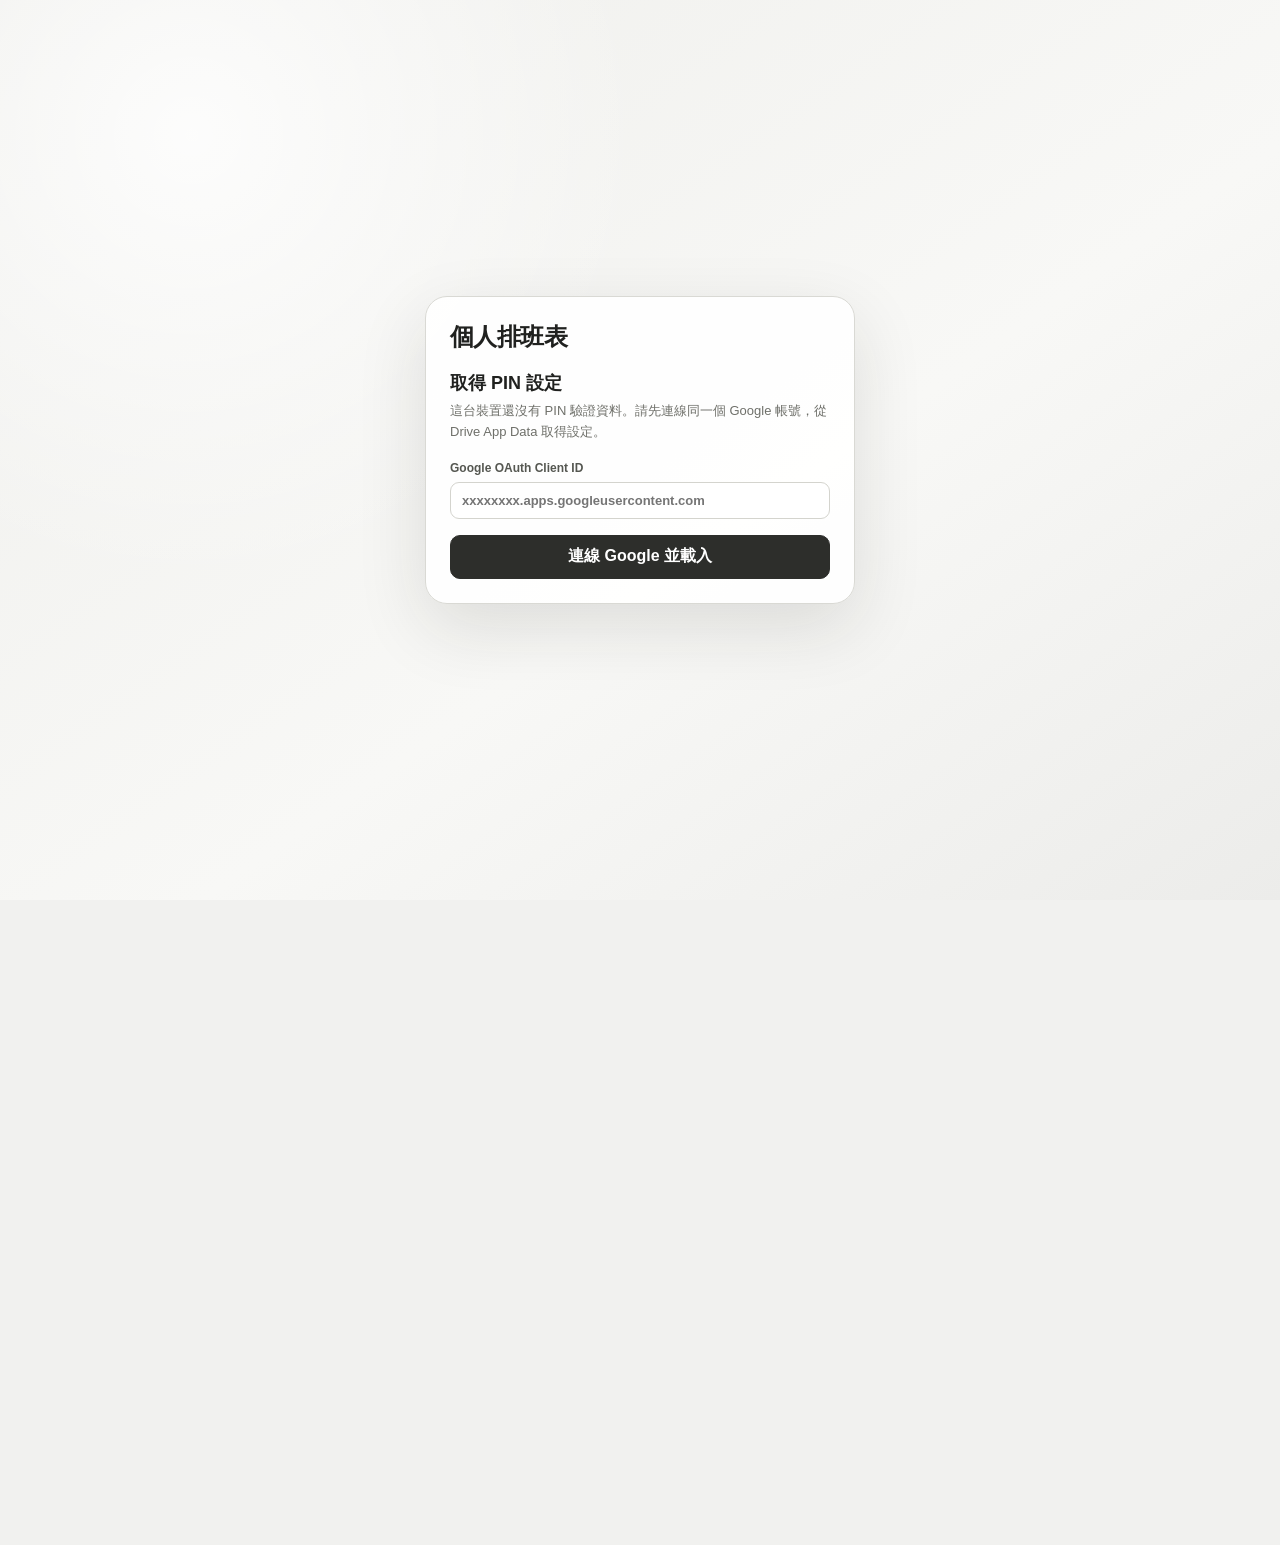
<file: index.html>
<!doctype html>
<html lang="zh-Hant">
<head>
  <meta charset="utf-8" />
  <meta name="viewport" content="width=device-width, initial-scale=1, maximum-scale=1, user-scalable=no, viewport-fit=cover" />
  <meta name="theme-color" content="#f3f3f1" />
  <meta name="description" content="個人排班日曆：GitHub Pages + Google Calendar + Drive App Data 同步" />
  <meta name="robots" content="noindex, nofollow, noarchive, nosnippet, noimageindex" />
  <meta name="googlebot" content="noindex, nofollow, nosnippet, noimageindex" />
  <meta name="bingbot" content="noindex, nofollow, noarchive, nosnippet, noimageindex" />
  <meta name="referrer" content="no-referrer" />
  <meta name="roster-build" content="4.9" />
  <title>個人排班表</title>
  <link rel="stylesheet" href="./styles.css?v=4.9" />
  <script src="https://accounts.google.com/gsi/client" async defer></script>
</head>
<body class="app-locked">

  <div class="pin-gate" id="pinGate" aria-live="polite">
    <div class="pin-card">
      <div class="pin-brand pin-brand-simple"><h1>個人排班表</h1></div>

      <div id="pinGateLoading" class="pin-step hidden">
        <h2>載入安全設定</h2>
        <p class="pin-copy">正在確認這台裝置是否已有 PIN 驗證資料。</p>
      </div>

      <form id="pinUnlockForm" class="pin-step pin-unlock-simple" autocomplete="off">
        <input id="pinUnlockInput" type="password" inputmode="numeric" pattern="[0-9]*"
               maxlength="8" autocomplete="off" placeholder="PIN" aria-label="PIN" />
        <p class="pin-error hidden" id="pinUnlockError"></p>
        <button class="btn dark pin-primary" type="submit">解鎖</button>
      </form>

      <div id="pinCloudStep" class="pin-step hidden">
        <h2>取得 PIN 設定</h2>
        <p class="pin-copy">這台裝置還沒有 PIN 驗證資料。請先連線同一個 Google 帳號，從 Drive App Data 取得設定。</p>
        <label id="pinClientIdLabel" class="hidden">Google OAuth Client ID
          <input id="pinClientIdInput" autocomplete="off" placeholder="xxxxxxxx.apps.googleusercontent.com" />
        </label>
        <p class="pin-error hidden" id="pinCloudError"></p>
        <button class="btn dark pin-primary" id="pinLoadCloudBtn" type="button">連線 Google 並載入</button>
      </div>

      <form id="pinSetupForm" class="pin-step hidden" autocomplete="off">
        <h2>首次設定 PIN</h2>
        <p class="pin-copy">PIN 會加鹽雜湊後儲存在 Google Drive App Data，不會保存 PIN 明碼。</p>
        <label>設定 PIN
          <input id="pinSetupInput" type="password" inputmode="numeric" pattern="[0-9]*"
                 maxlength="8" autocomplete="new-password" placeholder="4–8 位數字" />
        </label>
        <label>再次輸入 PIN
          <input id="pinSetupConfirm" type="password" inputmode="numeric" pattern="[0-9]*"
                 maxlength="8" autocomplete="new-password" placeholder="再次輸入" />
        </label>
        <p class="pin-error hidden" id="pinSetupError"></p>
        <button class="btn dark pin-primary" type="submit">儲存 PIN 並進入</button>
      </form>
    </div>
  </div>

  <div class="app-shell">
    <header class="topbar">
      <div>
<div class="title-row"><h1>個人排班表</h1><span class="version-badge">v4.9</span><span class="sync-indicator local" id="syncIndicator" title="本機快取" aria-label="本機快取"><span class="sync-indicator-icon" aria-hidden="true"></span></span></div>
        <p class="subtle">排班、設定與每月收入預估</p>
      </div>

    </header>

    <main class="stack">
      <section class="card today-card">
        <div class="section-heading wrap">
          <div>
            <p class="eyebrow">TODAY</p>
            <h2 id="todayTitle">今天</h2>
          </div>
          <span class="count-pill" id="todayCount">0 班</span>
        </div>
        <div id="todayShifts" class="today-list"></div>
      </section>

      <section class="card calendar-panel">
        <div class="calendar-toolbar">
          <div class="calendar-nav">
            <button class="icon-btn" id="prevMonth" type="button" aria-label="上個月">‹</button>
            <button class="btn ghost compact" id="todayBtn" type="button">今天</button>
            <button class="icon-btn" id="nextMonth" type="button" aria-label="下個月">›</button>
          </div>
          <h2 id="monthTitle">----</h2>
          <div class="toolbar-right">
            <button class="btn ghost compact" id="refreshBtn" type="button">重新整理 Google</button>
          </div>
        </div>
        <div class="weekday-row">
          <span>日</span><span>一</span><span>二</span><span>三</span><span>四</span><span>五</span><span>六</span>
        </div>
        <div id="calendarGrid" class="calendar-grid"></div>
      </section>

      <section class="card income-card">
        <div class="section-heading wrap">
          <div>
            <p class="eyebrow">ESTIMATED INCOME</p>
            <h2 id="incomeTitle">本月預估收入</h2>
          </div>
          <div class="income-heading-actions">
            <button class="btn ghost compact" id="incomeStatsBtn" type="button">收入統計</button>
            <button class="btn ghost compact" id="incomeSettingsBtn" type="button">設定本月收入項目</button>
          </div>
        </div>
        <div class="income-summary">
          <div class="income-main">
            <span>預估收入</span>
            <strong id="incomeTotal">NT$ 0</strong>
            <small id="incomeFormula">牌費 + 節費 + PPF + 支援 - 健保</small>
          </div>
          <div class="income-breakdown">
            <div><span>牌費</span><strong id="incomeLicense">NT$ 0</strong></div>
            <div><span>本月節費</span><strong id="incomeShiftFees">NT$ 0</strong></div>
            <div><span>PPF</span><strong id="incomePpf">NT$ 0</strong></div>
            <div><span>額外支援</span><strong id="incomeSupport">NT$ 0</strong></div>
            <div><span>健保費用</span><strong id="incomeInsurance">− NT$ 0</strong></div>
          </div>
        </div>
      </section>

      <section class="card sync-strip">
        <div>
          <strong>Google / Apple Calendar</strong>
          <p id="syncStatus">尚未連線 Google Calendar</p>
        </div>
        <div class="sync-actions">
          <button class="btn ghost" id="googleSyncBtn" type="button">連線 Google Calendar</button>
          <button class="btn ghost" id="appleSubscribeBtn" type="button">訂閱 Apple Calendar</button>
        </div>
      </section>
    </main>
  </div>

  <div class="floating-actions" aria-label="排班快捷操作">
    <button class="fab" id="addShiftBtn" type="button" title="新增單次排班">＋ 單次</button>
    <button class="fab" id="bulkShiftBtn" type="button" title="新增固定排班">↻ 固定</button>
    <button class="fab" id="batchDeleteBtn" type="button" title="批次刪除">☑ 批次刪除</button>
    <button class="fab" id="settingsBtn" type="button" title="設定">⚙ 設定</button>
  </div>

  <div class="modal-backdrop hidden" id="shiftModal">
    <form class="modal" id="shiftForm">
      <div class="modal-header">
        <div>
          <p class="eyebrow">SINGLE SHIFT</p>
          <h2 id="shiftModalTitle">新增單次排班</h2>
        </div>
        <button class="icon-btn" type="button" data-close="shiftModal">×</button>
      </div>
      <input type="hidden" id="shiftId" />
      <div class="form-grid">
        <label class="full">班別名稱
          <input id="titleInput" list="titleSuggestions" required placeholder="例如：愛林診所 晚診" autocomplete="off" />
        </label>
        <label class="full">地點 / 診所
          <input id="locationInput" list="locationSuggestions" placeholder="例如：愛林診所" autocomplete="off" />
        </label>
        <label>日期
          <input id="dateInput" type="date" required />
        </label>
        <label>類別
          <select id="typeInput">
            <option value="morning">早診</option>
            <option value="afternoon">午診</option>
            <option value="evening">晚診</option>
            <option value="support">支援</option>
            <option value="health">健檢</option>
            <option value="midmonth">月中</option>
            <option value="vaccine">疫苗</option>
            <option value="other">其他</option>
          </select>
        </label>
        <label>開始時間
          <input id="startInput" type="time" required value="09:00" />
        </label>
        <label>結束時間
          <input id="endInput" type="time" required value="12:00" />
        </label>
        <label>本節節費（元）
          <input id="feeInput" type="number" min="0" step="1" inputmode="numeric" placeholder="例如 6500" />
        </label>
        <label>本診次 PPF（元）
          <input id="shiftPpfInput" type="number" min="0" step="1" inputmode="numeric" placeholder="例如 1200" />
        </label>
        <label id="customTypeLabel" class="hidden">其他類別名稱
          <input id="customTypeInput" placeholder="例如：家訪 / 教學 / 特別門診" />
        </label>
        <label class="full">備註
          <textarea id="noteInput" rows="3" placeholder="代班、診間、特殊事項…"></textarea>
        </label>
      </div>
      <div class="modal-actions">
        <button class="btn danger hidden" id="deleteShiftBtn" type="button">刪除</button>
        <div class="spacer"></div>
        <button class="btn ghost" type="button" data-close="shiftModal">取消</button>
        <button class="btn dark" type="submit">儲存班表</button>
      </div>
    </form>
  </div>

  <div class="modal-backdrop hidden" id="bulkModal">
    <form class="modal wide" id="bulkForm">
      <div class="modal-header">
        <div>
          <p class="eyebrow">RECURRING SHIFTS</p>
          <h2>新增固定排班</h2>
          <p class="modal-lead">一次建立每週固定班，可快速排 1 個月、2 個月或更長期間。</p>
        </div>
        <button class="icon-btn" type="button" data-close="bulkModal">×</button>
      </div>
      <div class="form-grid">
        <label class="full">班別名稱
          <input id="bulkTitleInput" list="titleSuggestions" required placeholder="例如：愛林診所 晚診" autocomplete="off" />
        </label>
        <label>地點 / 診所
          <input id="bulkLocationInput" list="locationSuggestions" placeholder="例如：愛林診所" autocomplete="off" />
        </label>
        <label>類別
          <select id="bulkTypeInput">
            <option value="morning">早診</option>
            <option value="afternoon">午診</option>
            <option value="evening" selected>晚診</option>
            <option value="support">支援</option>
            <option value="health">健檢</option>
            <option value="midmonth">月中</option>
            <option value="vaccine">疫苗</option>
            <option value="other">其他</option>
          </select>
        </label>
        <label>開始時間
          <input id="bulkStartInput" type="time" required value="18:00" />
        </label>
        <label>結束時間
          <input id="bulkEndInput" type="time" required value="21:00" />
        </label>
        <label>每節節費（元）
          <input id="bulkFeeInput" type="number" min="0" step="1" inputmode="numeric" placeholder="例如 6500" />
        </label>
        <label>每診次 PPF（元）
          <input id="bulkPpfInput" type="number" min="0" step="1" inputmode="numeric" placeholder="例如 1200" />
        </label>
        <label id="bulkCustomTypeLabel" class="hidden">其他類別名稱
          <input id="bulkCustomTypeInput" placeholder="例如：家訪 / 教學 / 特別門診" />
        </label>
        <fieldset class="full weekday-picker">
          <legend>每週固定星期</legend>
          <div class="weekday-checks">
            <label><input type="checkbox" name="bulkWeekday" value="1" />一</label>
            <label><input type="checkbox" name="bulkWeekday" value="2" />二</label>
            <label><input type="checkbox" name="bulkWeekday" value="3" />三</label>
            <label><input type="checkbox" name="bulkWeekday" value="4" />四</label>
            <label><input type="checkbox" name="bulkWeekday" value="5" />五</label>
            <label><input type="checkbox" name="bulkWeekday" value="6" />六</label>
            <label><input type="checkbox" name="bulkWeekday" value="0" />日</label>
          </div>
        </fieldset>
        <label>排班期間
          <select id="bulkRangePreset">
            <option value="1">1 個月</option>
            <option value="2" selected>2 個月</option>
            <option value="6">6 個月</option>
            <option value="12">長期（12 個月）</option>
            <option value="custom">自訂日期</option>
          </select>
        </label>
        <label>開始日期
          <input id="bulkFromInput" type="date" required />
        </label>
        <label id="bulkToLabel" class="hidden">結束日期
          <input id="bulkToInput" type="date" />
        </label>
        <label class="full">備註
          <textarea id="bulkNoteInput" rows="2" placeholder="這一批固定排班共用的備註…"></textarea>
        </label>
      </div>
      <div class="bulk-preview" id="bulkPreview">請選擇星期與期間。</div>
      <div class="modal-actions">
        <div class="spacer"></div>
        <button class="btn ghost" type="button" data-close="bulkModal">取消</button>
        <button class="btn dark" id="bulkSubmitBtn" type="submit">建立固定排班</button>
      </div>
    </form>
  </div>

  <div class="modal-backdrop hidden" id="incomeModal">
    <form class="modal" id="incomeForm">
      <div class="modal-header">
        <div>
          <p class="eyebrow">MONTHLY INCOME</p>
          <h2 id="incomeModalTitle">本月收入設定</h2>
          <p class="modal-lead">節費與 PPF 由當月各診次自動加總；牌費、額外支援與健保費用每月設定一次。</p>
        </div>
        <button class="icon-btn" type="button" data-close="incomeModal">×</button>
      </div>
      <div class="form-grid">
        <label>牌費（元）
          <input id="licenseFeeInput" type="number" min="0" step="1" inputmode="numeric" />
        </label>
        <label>額外支援收入（元）
          <input id="supportIncomeInput" type="number" min="0" step="1" inputmode="numeric" />
        </label>
        <label>健保費用（元）
          <input id="insuranceCostInput" type="number" min="0" step="1" inputmode="numeric" />
        </label>
      </div>
      <div class="income-equation" id="incomeEquation"></div>
      <p class="hint">牌費、額外支援與健保費用會儲存在 Google Drive App Data；各診次的節費與 PPF 則會隨 Google Calendar 事件同步。所有收入資料可跨裝置共用，且不會建立額外的「收入設定」日曆事件。</p>
      <div class="modal-actions">
        <div class="spacer"></div>
        <button class="btn ghost" type="button" data-close="incomeModal">取消</button>
        <button class="btn dark" type="submit">儲存本月設定</button>
      </div>
    </form>
  </div>



  <div class="modal-backdrop hidden" id="incomeStatsModal">
    <div class="modal wide stats-modal">
      <div class="modal-header">
        <div>
          <p class="eyebrow">INCOME STATISTICS</p>
          <h2 id="incomeStatsTitle">收入統計</h2>
        </div>
        <button class="icon-btn" type="button" data-close="incomeStatsModal">×</button>
      </div>

      <div class="stats-kpis">
        <div class="stat-kpi"><span>實際上班天數</span><strong id="statWorkDays">0 天</strong></div>
        <div class="stat-kpi"><span>總班數</span><strong id="statShiftCount">0 節</strong></div>
        <div class="stat-kpi"><span>總時數</span><strong id="statWorkHours">0 小時</strong></div>
        <div class="stat-kpi"><span>平均每工作日</span><strong id="statAvgDaily">NT$ 0</strong></div>
      </div>

      <section class="stats-section">
        <div class="stats-section-head">
          <h3>節費分布</h3>
          <span id="statFeeSummary"></span>
        </div>
        <div class="fee-distribution" id="feeDistribution"></div>
      </section>

      <section class="stats-section">
        <h3>收入項目比例</h3>
        <div class="income-ratio-list" id="incomeRatioList"></div>
      </section>

      <section class="stats-section">
        <div class="stats-section-head">
          <h3>歷月預估收入</h3>
          <span>依目前已同步的排班與每月收入設定計算</span>
        </div>
        <div class="income-chart-wrap">
          <svg id="incomeHistoryChart" class="income-history-chart" viewBox="0 0 720 260" role="img" aria-label="歷月預估收入折線圖"></svg>
        </div>
        <div class="chart-legend" id="incomeHistoryLegend"></div>
      </section>

      <div class="modal-actions">
        <div class="spacer"></div>
        <button class="btn dark" type="button" data-close="incomeStatsModal">關閉</button>
      </div>
    </div>
  </div>

  <div class="modal-backdrop hidden" id="settingsPinModal">
    <form class="modal compact-modal" id="settingsPinForm" autocomplete="off">
      <div class="modal-header">
        <div>
          <p class="eyebrow">SECURITY</p>
          <h2>輸入 PIN</h2>
        </div>
        <button class="icon-btn" type="button" data-close="settingsPinModal">×</button>
      </div>
      <input id="settingsPinInput" type="password" inputmode="numeric" pattern="[0-9]*"
             maxlength="8" autocomplete="off" placeholder="PIN" aria-label="PIN" />
      <p class="pin-error hidden" id="settingsPinError"></p>
      <div class="modal-actions">
        <div class="spacer"></div>
        <button class="btn ghost" type="button" data-close="settingsPinModal">取消</button>
        <button class="btn dark" type="submit">進入設定</button>
      </div>
    </form>
  </div>

  <div class="modal-backdrop hidden" id="settingsModal">
    <div class="modal settings-modal">
      <div class="modal-header">
        <div>
          <p class="eyebrow">SETTINGS</p>
          <h2>設定</h2>
        </div>
        <button class="icon-btn" type="button" data-close="settingsModal">×</button>
      </div>
      <div class="settings-section">
        <h3>Google Calendar</h3>
        <p>建議建立一個獨立的「排班」日曆。Calendar ID、Apple iCal URL、收入設定與顏色會同步到 Google Drive App Data。</p>
        <label>Google OAuth Client ID
          <input id="googleClientId" placeholder="xxxxxxxx.apps.googleusercontent.com" />
          <span class="field-note">會備份到 Drive App Data；新裝置首次授權前仍需先輸入一次 Client ID。</span>
        </label>
        <label>排班 Calendar ID
          <input id="googleCalendarId" placeholder="例如 abc123@group.calendar.google.com" />
        </label>
      </div>
      <div class="settings-section">
        <h3>Apple Calendar</h3>
        <p>貼上 Google 排班日曆的 Secret address in iCal format。網址會存入 Drive App Data，不會寫入 GitHub 或一般「我的雲端硬碟」檔案列表。</p>
        <label>Secret iCal URL
          <input id="appleIcsUrl" type="password" placeholder="https://calendar.google.com/calendar/ical/.../basic.ics" />
        </label>
      </div>

      <div class="settings-section">
        <h3>診次種類與顏色</h3>
        <p>可統一修改名稱與顏色，也可新增或刪除種類。仍有排班使用中的種類不可刪除。</p>
        <div class="type-manager" id="typeManager"></div>
        <div class="type-add-row">
          <input id="newTypeName" placeholder="新增種類，例如：巡診" maxlength="20" />
          <input id="newTypeColor" type="color" value="#64748b" aria-label="新增種類顏色" />
          <button class="btn ghost compact" id="addTypeBtn" type="button">＋ 新增</button>
        </div>
      </div>
<div class="settings-section">
        <h3>背景圖片</h3>
        <p>可上傳自己的背景圖片；圖片會先縮小壓縮，再存入 Google Drive App Data，並同步到其他裝置。</p>
        <div class="background-setting-row">
          <div class="background-thumb" id="backgroundThumb"><span>無背景圖片</span></div>
          <div class="background-setting-actions">
            <label class="btn ghost compact file-btn">選擇圖片
              <input id="backgroundImageInput" type="file" accept="image/*" />
            </label>
            <button class="btn ghost compact" id="clearBackgroundBtn" type="button">移除背景</button>
          </div>
        </div>
        <p class="field-note" id="backgroundStatus">建議使用橫向照片；系統會自動壓縮以避免 App Data 過大。</p>
      </div>

      <div class="settings-section cloud-status-box">
        <div class="cloud-status-head">
          <h3>Drive App Data</h3>
          <span class="status-badge neutral" id="appDataBadge">尚未檢查</span>
        </div>
        <p id="appDataStatus">尚未檢查雲端設定。Google Calendar 可獨立使用；App Data 若暫時不可用，設定會先保存在本機。</p>
        <div class="cloud-status-actions">
          <button class="btn ghost compact" id="retryAppDataBtn" type="button">檢查 / 載入 App Data</button>
          <button class="btn ghost compact" id="reauthDriveBtn" type="button">重新授權</button>
          <a class="btn ghost compact hidden" id="enableDriveApiLink" href="#" target="_blank" rel="noopener">啟用 Google Drive API</a>
        </div>
        <p class="field-note">狀態會區分：尚未授權、Drive API 未啟用、讀取失敗、使用本機快取、已同步。App Data 異常不會再鎖住其他按鈕。</p>
      </div>
      <div class="modal-actions">
        <div class="spacer"></div>
        <button class="btn dark" id="saveSettingsBtn" type="button">儲存設定</button>
      </div>
    </div>
  </div>

  <datalist id="titleSuggestions"></datalist>
  <datalist id="locationSuggestions"></datalist>

  <div class="toast hidden" id="toast"></div>
  <script src="./app.js?v=4.9"></script>
</body>
</html>
</file>
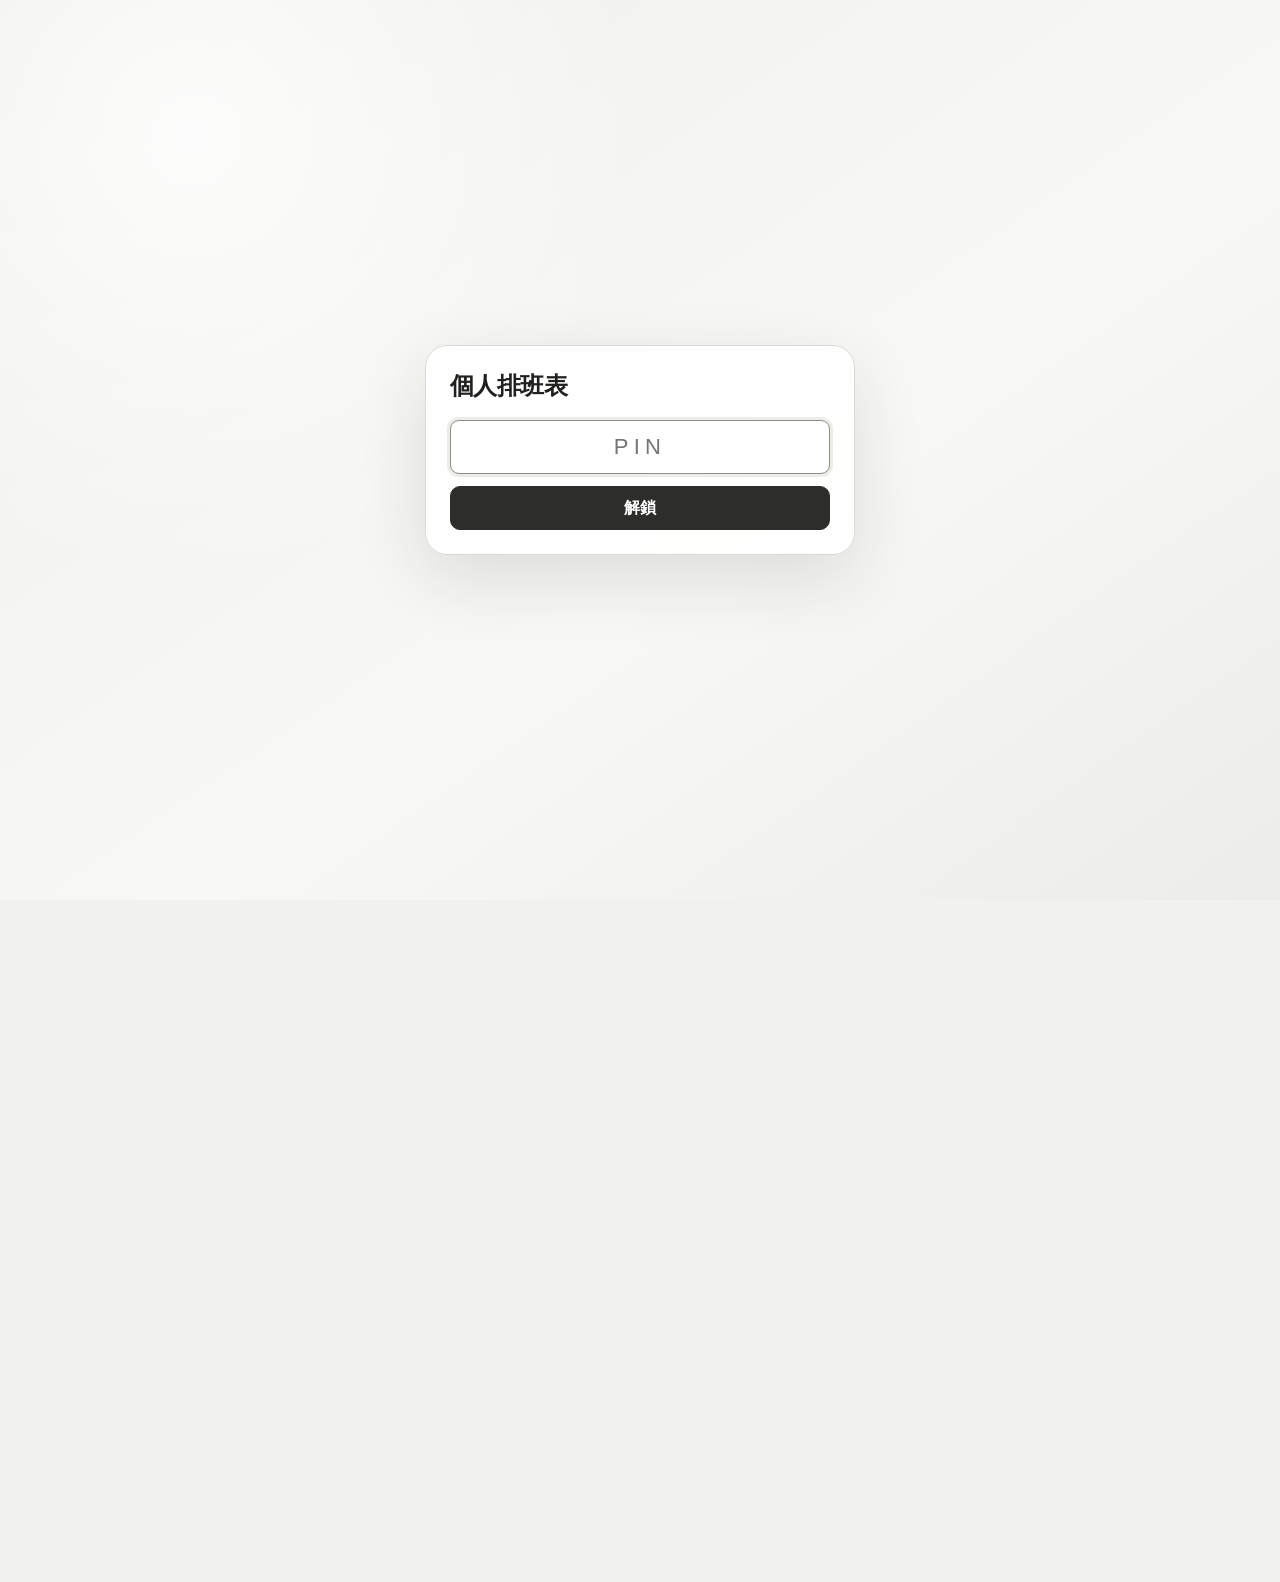
<file: preview.html>
<!doctype html>
<html lang="zh-Hant">
<head>
  <meta charset="utf-8" />
  <meta name="viewport" content="width=device-width, initial-scale=1, maximum-scale=1, user-scalable=no, viewport-fit=cover" />
  <meta name="theme-color" content="#f3f3f1" />
  <meta name="description" content="個人排班日曆：GitHub Pages + Google Calendar + Drive App Data 同步" />
  <meta name="robots" content="noindex, nofollow, noarchive, nosnippet, noimageindex" />
  <meta name="googlebot" content="noindex, nofollow, nosnippet, noimageindex" />
  <meta name="bingbot" content="noindex, nofollow, noarchive, nosnippet, noimageindex" />
  <meta name="referrer" content="no-referrer" />
  <meta name="roster-build" content="4.9" />
  <title>個人排班表 v4.9 預覽</title>
  <style>:root {
  --bg: #f1f1ef;
  --surface: #fbfbfa;
  --surface-2: #f6f6f4;
  --ink: #20211f;
  --muted: #71726d;
  --line: #deded9;
  --line-dark: #c9c9c2;
  --dark: #2d2e2b;
  --dark-hover: #181916;
  --soft: #ecece8;
  --danger: #9e4242;
  --danger-soft: #f8eded;
  --radius: 16px;
  --shadow: 0 8px 26px rgba(25, 25, 20, .045);
}
* { box-sizing: border-box; }
html, body { margin: 0; min-height: 100%; background: var(--bg); color: var(--ink); font-family: Inter, ui-sans-serif, -apple-system, BlinkMacSystemFont, "Segoe UI", "Noto Sans TC", sans-serif; }
body { min-height: 100vh; }
button, input, select, textarea { font: inherit; }
button { cursor: pointer; }
h1, h2, h3, p { margin-top: 0; }
h1 { margin-bottom: 4px; font-size: 28px; letter-spacing: -.025em; }
h2 { margin-bottom: 0; font-size: 18px; }
h3 { margin-bottom: 8px; font-size: 15px; }
.app-shell { width: min(1180px, calc(100% - 32px)); margin: 0 auto; padding: 26px 0 46px; }
.topbar { display: flex; justify-content: space-between; align-items: flex-end; gap: 20px; margin-bottom: 18px; }
.top-actions, .calendar-nav, .toolbar-right, .sync-actions, .modal-actions { display: flex; align-items: center; gap: 9px; }
.stack { display: grid; gap: 14px; }
.eyebrow { margin: 0 0 4px; font-size: 10px; font-weight: 800; letter-spacing: .17em; color: #8b8b85; }
.subtle, .muted, .hint, .modal-lead { color: var(--muted); }
.subtle { margin: 0; font-size: 13px; }
.card { background: var(--surface); border: 1px solid var(--line); border-radius: var(--radius); box-shadow: var(--shadow); }
.btn, .icon-btn { border-radius: 10px; border: 1px solid var(--line); transition: .15s ease; }
.btn { padding: 10px 14px; font-weight: 700; background: var(--surface); color: var(--ink); }
.btn:hover { border-color: var(--line-dark); }
.btn.compact { padding: 8px 11px; font-size: 12px; }
.btn.dark { background: var(--dark); color: #fff; border-color: var(--dark); }
.btn.dark:hover { background: var(--dark-hover); }
.btn.ghost { background: var(--surface); }
.btn.danger { color: var(--danger); background: var(--danger-soft); border-color: #ecd1d1; }
.icon-btn { width: 38px; height: 38px; display: grid; place-items: center; background: var(--surface); color: var(--ink); font-size: 23px; }
.section-heading { display: flex; align-items: center; justify-content: space-between; gap: 12px; }
.section-heading.wrap { flex-wrap: wrap; }
.today-card { padding: 18px; }
.count-pill { padding: 6px 10px; border-radius: 999px; background: var(--soft); color: #5d5e59; font-size: 12px; font-weight: 800; }
.today-list { display: grid; grid-template-columns: repeat(auto-fit, minmax(240px, 1fr)); gap: 9px; margin-top: 14px; }
.today-shift { width: 100%; padding: 13px 14px; text-align: left; background: #fff; border: 1px solid var(--line); border-radius: 12px; }
.shift-title { font-size: 14px; font-weight: 800; }
.shift-meta { margin-top: 5px; font-size: 12px; color: var(--muted); line-height: 1.5; }
.shift-fee { margin-top: 7px; font-size: 12px; font-weight: 800; color: #444540; }
.empty { padding: 14px; border: 1px dashed var(--line-dark); border-radius: 12px; background: var(--surface-2); color: var(--muted); font-size: 13px; text-align: center; }
.income-card { padding: 18px; }
.income-summary { display: grid; grid-template-columns: minmax(220px, 1.15fr) minmax(0, 2.6fr); gap: 12px; margin-top: 15px; }
.income-main { padding: 16px; border-radius: 12px; background: var(--dark); color: #fff; display: flex; flex-direction: column; justify-content: center; min-height: 126px; }
.income-main span { font-size: 12px; color: #d4d4cf; }
.income-main strong { display: block; margin: 5px 0 4px; font-size: 29px; letter-spacing: -.03em; }
.income-main small { color: #b7b7b1; font-size: 10px; }
.income-breakdown { display: grid; grid-template-columns: repeat(5, minmax(110px, 1fr)); gap: 8px; }
.income-breakdown > div { padding: 13px; background: var(--surface-2); border: 1px solid var(--line); border-radius: 12px; display: flex; flex-direction: column; justify-content: center; min-height: 90px; }
.income-breakdown span { font-size: 11px; color: var(--muted); }
.income-breakdown strong { margin-top: 5px; font-size: 14px; }
.calendar-panel { overflow: hidden; }
.calendar-toolbar { min-height: 68px; padding: 14px 16px; display: grid; grid-template-columns: 1fr auto 1fr; align-items: center; border-bottom: 1px solid var(--line); }
.calendar-toolbar > h2 { text-align: center; font-size: 20px; }
.toolbar-right { justify-content: flex-end; }
.weekday-row, .calendar-grid { display: grid; grid-template-columns: repeat(7, minmax(0, 1fr)); }
.weekday-row { background: var(--surface-2); color: var(--muted); border-bottom: 1px solid var(--line); }
.weekday-row span { padding: 9px; text-align: center; font-size: 11px; font-weight: 800; }
.calendar-grid { background: var(--line); gap: 1px; }
.day-cell { min-height: 124px; padding: 8px; background: #fff; overflow: hidden; }
.day-cell.outside { background: #f7f7f5; color: #aaa9a4; }
.day-cell.today { box-shadow: inset 0 0 0 2px #5a5b56; position: relative; z-index: 1; }
.day-head { display: flex; align-items: center; justify-content: space-between; margin-bottom: 6px; }
.day-number { width: 26px; height: 26px; display: grid; place-items: center; border-radius: 999px; font-size: 12px; font-weight: 800; }
.day-cell.today .day-number { background: var(--dark); color: #fff; }
.day-add { border: 0; background: transparent; color: #a6a7a1; opacity: 0; font-size: 17px; padding: 0 3px; }
.day-cell:hover .day-add { opacity: 1; }
.event-chip { width: 100%; margin-bottom: 4px; padding: 6px 7px; border: 1px solid #deded9; border-radius: 7px; background: #f4f4f1; color: #3b3c38; text-align: left; font-size: 10px; line-height: 1.3; overflow: hidden; }
.event-chip:hover { background: #ecece8; }
.event-chip strong { display: block; white-space: nowrap; text-overflow: ellipsis; overflow: hidden; }
.event-chip span { display: block; margin-top: 2px; color: #777873; font-size: 9px; }
.more-chip { padding: 2px 4px; color: var(--muted); font-size: 10px; }
.sync-strip { padding: 14px 16px; display: flex; align-items: center; justify-content: space-between; gap: 16px; }
.sync-strip p { margin: 4px 0 0; color: var(--muted); font-size: 12px; }
.modal-backdrop { position: fixed; inset: 0; z-index: 20; padding: 18px; display: grid; place-items: center; background: rgba(29, 29, 27, .44); backdrop-filter: blur(3px); }
.hidden { display: none !important; }
.modal { width: min(620px, 100%); max-height: calc(100vh - 36px); overflow: auto; padding: 20px; background: #fbfbfa; border: 1px solid var(--line); border-radius: 17px; box-shadow: 0 30px 80px rgba(0, 0, 0, .18); }
.modal.wide { width: min(760px, 100%); }
.settings-modal { width: min(680px, 100%); }
.modal-header { display: flex; align-items: flex-start; justify-content: space-between; gap: 14px; margin-bottom: 17px; }
.modal-lead { margin: 6px 0 0; font-size: 12px; line-height: 1.5; }
.form-grid { display: grid; grid-template-columns: 1fr 1fr; gap: 13px; }
.form-grid .full { grid-column: 1 / -1; }
label { display: grid; gap: 7px; color: #50514c; font-size: 12px; font-weight: 800; }
input, select, textarea { width: 100%; padding: 10px 11px; outline: none; border: 1px solid #d4d4ce; border-radius: 9px; background: #fff; color: var(--ink); }
input:focus, select:focus, textarea:focus { border-color: #8d8e87; box-shadow: 0 0 0 3px #ecece8; }
textarea { resize: vertical; }
.fieldset, fieldset { margin: 0; min-width: 0; }
.weekday-picker { padding: 12px; border: 1px solid var(--line); border-radius: 11px; }
.weekday-picker legend { padding: 0 5px; color: #50514c; font-size: 12px; font-weight: 800; }
.weekday-checks { display: grid; grid-template-columns: repeat(7, 1fr); gap: 7px; }
.weekday-checks label { display: flex; align-items: center; justify-content: center; gap: 5px; padding: 8px 4px; border: 1px solid var(--line); border-radius: 8px; background: #fff; }
.weekday-checks input { width: auto; }
.bulk-preview, .income-equation { margin-top: 14px; padding: 12px; border: 1px solid var(--line); border-radius: 10px; background: var(--surface-2); color: var(--muted); font-size: 12px; line-height: 1.55; }
.income-equation strong { color: var(--ink); }
.modal-actions { margin-top: 18px; }
.spacer { flex: 1; }
.settings-section { padding: 15px 0; border-top: 1px solid var(--line); }
.settings-section p, .hint { font-size: 12px; line-height: 1.55; }
.toast { position: fixed; left: 50%; bottom: 24px; z-index: 50; transform: translateX(-50%); padding: 10px 14px; border-radius: 999px; background: var(--dark); color: #fff; font-size: 12px; box-shadow: var(--shadow); }
@media (max-width: 900px) {
  .income-summary { grid-template-columns: 1fr; }
  .income-breakdown { grid-template-columns: repeat(5, minmax(100px, 1fr)); overflow-x: auto; padding-bottom: 2px; }
  .calendar-toolbar { grid-template-columns: 1fr auto; gap: 10px; }
  .calendar-toolbar > h2 { order: -1; text-align: left; }
  .toolbar-right { grid-column: 2; grid-row: 1; }
}
@media (max-width: 720px) {
  .app-shell { width: min(100% - 20px, 1180px); padding-top: 16px; }
  .topbar { align-items: flex-start; flex-direction: column; }
  .top-actions { width: 100%; display: grid; grid-template-columns: 1fr 1fr; }
  .top-actions #settingsBtn { grid-column: 1 / -1; order: 3; }
  h1 { font-size: 23px; }
  .today-list { grid-template-columns: 1fr; }
  .income-breakdown { grid-template-columns: repeat(2, minmax(130px, 1fr)); overflow: visible; }
  .calendar-toolbar { grid-template-columns: 1fr; }
  .toolbar-right { grid-column: auto; grid-row: auto; justify-content: flex-start; }
  .calendar-nav { justify-content: space-between; }
  .day-cell { min-height: 94px; padding: 4px; }
  .event-chip { padding: 5px; }
  .event-chip span { display: none; }
  .weekday-checks { grid-template-columns: repeat(4, 1fr); }
  .form-grid { grid-template-columns: 1fr; }
  .form-grid .full { grid-column: auto; }
  .sync-strip { align-items: flex-start; flex-direction: column; }
  .sync-actions { width: 100%; display: grid; grid-template-columns: 1fr 1fr; }
}
@media (max-width: 430px) {
  .income-breakdown { grid-template-columns: 1fr 1fr; }
  .sync-actions { grid-template-columns: 1fr; }
}

/* v3: compact actions + category color markers */
body { padding-bottom: 74px; }
.topbar { justify-content: flex-start; }
.floating-actions {
  position: fixed;
  right: 18px;
  bottom: 18px;
  z-index: 12;
  display: flex;
  align-items: center;
  gap: 7px;
  padding: 6px;
  border: 1px solid var(--line);
  border-radius: 13px;
  background: rgba(251, 251, 250, .94);
  box-shadow: 0 10px 30px rgba(20, 20, 18, .10);
  backdrop-filter: blur(10px);
}
.fab {
  min-height: 32px;
  padding: 6px 9px;
  border: 1px solid var(--line);
  border-radius: 8px;
  background: #fff;
  color: var(--ink);
  font-size: 11px;
  font-weight: 800;
  white-space: nowrap;
}
.fab:hover { background: var(--soft); border-color: var(--line-dark); }
.fab:first-child { background: var(--dark); color: #fff; border-color: var(--dark); }
.today-shift { position: relative; border-left: 4px solid var(--marker, #6b7280); }
.shift-title-row { display: flex; align-items: center; gap: 7px; min-width: 0; }
.shift-title { min-width: 0; flex: 1; }
.color-dot, .chip-dot { display: inline-block; flex: 0 0 auto; border-radius: 50%; background: var(--marker, #6b7280); }
.color-dot { width: 8px; height: 8px; }
.chip-dot { width: 6px; height: 6px; margin-right: 5px; vertical-align: 1px; }
.type-badge { flex: 0 0 auto; padding: 3px 6px; border: 1px solid var(--line); border-radius: 999px; background: var(--surface-2); color: var(--muted); font-size: 10px; font-weight: 800; }
.event-chip { border-left: 3px solid var(--marker, #6b7280); }
.event-chip strong { display: flex; align-items: center; }
.color-field { display: flex; align-items: center; gap: 9px; min-height: 40px; padding: 5px 8px; border: 1px solid #d4d4ce; border-radius: 9px; background: #fff; }
.color-field input[type="color"] { width: 34px; height: 28px; flex: 0 0 34px; padding: 0; border: 0; border-radius: 7px; background: transparent; cursor: pointer; }
.color-field span { color: var(--muted); font-size: 11px; font-weight: 700; letter-spacing: .04em; }
@media (max-width: 720px) {
  .topbar { flex-direction: row; }
  .floating-actions { right: 10px; bottom: 10px; gap: 5px; padding: 5px; }
  .fab { min-height: 30px; padding: 5px 7px; font-size: 10px; }
  .type-badge { font-size: 9px; }
}

.category-color-grid{
  display:grid;
  grid-template-columns:repeat(2,minmax(0,1fr));
  gap:10px 14px;
  margin-top:12px;
}
.category-color-grid label{
  display:flex;
  align-items:center;
  justify-content:space-between;
  gap:12px;
  padding:10px 12px;
  border:1px solid var(--line);
  border-radius:12px;
  background:#fafafa;
}
.category-color-grid input[type="color"]{
  width:38px;
  height:30px;
  padding:2px;
  border:0;
  background:transparent;
}
@media (max-width:560px){
  .category-color-grid{grid-template-columns:1fr;}
}

.category-color-grid{display:grid;grid-template-columns:repeat(2,minmax(0,1fr));gap:10px 14px;margin-top:12px}.category-color-grid label{display:flex;align-items:center;justify-content:space-between;gap:12px;padding:10px 12px;border:1px solid var(--line);border-radius:12px;background:#fafafa}.category-color-grid input[type=color]{width:38px;height:30px;padding:2px;border:0;background:transparent}@media(max-width:560px){.category-color-grid{grid-template-columns:1fr}}

.field-note{display:block;color:var(--muted);font-size:10px;font-weight:500;line-height:1.45;margin-top:-2px}.cloud-status-box{background:#f7f7f5;border-radius:12px;padding:13px 14px!important;border:1px solid var(--line)!important;margin-top:8px}.cloud-status-box h3{margin:0 0 5px}.cloud-status-box p{margin:0}.shift-fee{margin-top:7px;font-size:11px;color:var(--muted);font-weight:700}

/* v4.4: resilient modal/click handling */
.modal-backdrop.hidden {
  display: none !important;
  pointer-events: none !important;
  visibility: hidden !important;
}
.modal-backdrop:not(.hidden) {
  pointer-events: auto;
  visibility: visible;
}
.modal { position: relative; z-index: 1; }
button:disabled { cursor: wait; opacity: .58; }
.floating-actions { z-index: 15; }

.cloud-status-head{
  display:flex; align-items:center; justify-content:space-between; gap:12px;
}
.cloud-status-head h3{margin:0}
.status-badge{
  display:inline-flex; align-items:center; min-height:24px; padding:4px 8px;
  border-radius:999px; border:1px solid var(--line); font-size:10px; font-weight:800;
  white-space:nowrap;
}
.status-badge.neutral{background:#f1f1ef;color:#666760}
.status-badge.success{background:#edf5ef;color:#356044;border-color:#cfe3d4}
.status-badge.warning{background:#f8f4e9;color:#7a6225;border-color:#e9ddbc}
.status-badge.danger{background:#f8eded;color:#8a3e3e;border-color:#ecd1d1}
.cloud-status-actions{display:flex;flex-wrap:wrap;gap:8px;margin-top:12px}
.cloud-status-actions .btn{ text-decoration:none; display:inline-flex; align-items:center; justify-content:center; }
.cloud-status-box p{margin:8px 0 0}
@media(max-width:560px){
  .cloud-status-actions{display:grid;grid-template-columns:1fr}
}


/* v4.5 */
.title-row{
  display:flex;
  align-items:center;
  gap:10px;
  flex-wrap:wrap;
}
.title-row h1{margin:0}
.version-badge{
  display:inline-flex;
  align-items:center;
  min-height:24px;
  padding:3px 8px;
  border-radius:999px;
  border:1px solid var(--line);
  background:#f4f4f2;
  color:#6d6e68;
  font-size:10px;
  font-weight:800;
  letter-spacing:.04em;
}

#batchDeleteBtn.danger{
  border-color:#d9b6b6;
  background:#fff5f5;
  color:#8f3f3f;
}
.batch-delete-mode .calendar-event,
.batch-delete-mode [data-shift-id]{
  cursor:pointer;
}
.batch-check{
  display:none;
  align-items:center;
  justify-content:center;
  flex:0 0 auto;
  margin-right:6px;
  cursor:pointer;
}
.batch-delete-mode .batch-check{
  display:inline-flex;
}
.batch-check input{
  position:absolute;
  opacity:0;
  pointer-events:none;
}
.batch-check span{
  width:18px;
  height:18px;
  border:1.5px solid #a7a9a3;
  border-radius:5px;
  background:#fff;
  display:inline-flex;
  align-items:center;
  justify-content:center;
  box-sizing:border-box;
}
.batch-check input:checked + span{
  background:#353631;
  border-color:#353631;
}
.batch-check input:checked + span::after{
  content:'✓';
  color:#fff;
  font-size:12px;
  line-height:1;
  font-weight:900;
}
.selected-for-delete{
  outline:2px solid rgba(143,63,63,.26);
  outline-offset:1px;
  background:#fff8f8 !important;
}

.batch-delete-mode .day-add{visibility:hidden}
.batch-check[aria-checked="true"] span{
  background:#353631;
  border-color:#353631;
}
.batch-check[aria-checked="true"] span::after{
  content:'✓';
  color:#fff;
  font-size:12px;
  line-height:1;
  font-weight:900;
}


/* v4.5.1 — batch delete click reliability */
.floating-actions{
  pointer-events:auto;
  isolation:isolate;
}
#batchDeleteBtn{
  position:relative;
  z-index:2;
  pointer-events:auto !important;
  touch-action:manipulation;
  -webkit-tap-highlight-color:rgba(0,0,0,.06);
}
#batchDeleteBtn:active{
  transform:translateY(1px);
}


/* v4.6 — PIN gate */
body.app-locked{overflow:hidden}
body.app-locked > .app-shell,
body.app-locked > .floating-actions,
body.app-locked > .modal-backdrop,
body.app-locked > .toast{
  visibility:hidden !important;
  pointer-events:none !important;
}
.pin-gate{
  position:fixed;
  inset:0;
  z-index:10000;
  display:grid;
  place-items:center;
  padding:20px;
  background:
    radial-gradient(circle at 15% 15%, rgba(255,255,255,.82), transparent 34%),
    linear-gradient(145deg,#efefec,#f8f8f6 58%,#ececea);
}
.pin-gate.hidden{display:none !important;pointer-events:none !important}
.pin-card{
  width:min(100%,430px);
  border:1px solid #d9d9d4;
  border-radius:22px;
  background:rgba(255,255,255,.94);
  box-shadow:0 24px 70px rgba(30,31,28,.12);
  padding:24px;
}
.pin-brand{display:flex;align-items:flex-start;justify-content:space-between;gap:18px;margin-bottom:24px}
.pin-brand h1{font-size:25px}
.pin-lock-icon{
  width:42px;height:42px;border-radius:13px;display:grid;place-items:center;
  border:1px solid #deded9;background:#f4f4f1;color:#666862;font-size:20px
}
.pin-step h2{margin:0 0 6px;font-size:18px}
.pin-copy{color:#6f706a;font-size:13px;line-height:1.6;margin:0 0 18px}
.pin-step label{display:grid;gap:7px;margin-bottom:12px;font-size:12px;font-weight:700;color:#555751}
.pin-step input{width:100%;box-sizing:border-box;font-size:18px;letter-spacing:.16em}
.pin-step input#pinClientIdInput{font-size:13px;letter-spacing:0}
.pin-primary{width:100%;min-height:44px;margin-top:4px}
.pin-error{
  padding:9px 11px;border:1px solid #ead1d1;border-radius:10px;background:#fff5f5;
  color:#8a3e3e;font-size:12px;line-height:1.5;margin:2px 0 12px
}
.pin-foot{
  border-top:1px solid #ecece8;margin-top:20px;padding-top:14px;color:#858680;
  font-size:10px;line-height:1.55
}
@media(max-width:560px){
  .pin-gate{padding:14px}
  .pin-card{padding:20px;border-radius:18px}
}


/* v4.7 — motion + common suggestions */
.modal-backdrop:not(.hidden){
  opacity:0;
  transition:opacity 180ms ease;
}
.modal-backdrop.modal-visible{opacity:1}
.modal-backdrop.modal-closing{opacity:0;pointer-events:none !important}
.modal-backdrop .modal{
  opacity:0;
  transform:translateY(12px) scale(.985);
  transition:opacity 180ms ease, transform 180ms cubic-bezier(.2,.8,.2,1);
  transform-origin:50% 45%;
}
.modal-backdrop.modal-visible .modal{opacity:1;transform:translateY(0) scale(1)}
.modal-backdrop.modal-closing .modal{opacity:0;transform:translateY(7px) scale(.99)}
.calendar-grid,.income-card{will-change:transform,opacity}
.btn,.fab,.icon-btn,.event-chip,.today-shift,.day-add{
  transition:transform 120ms ease, background-color 150ms ease, border-color 150ms ease, box-shadow 150ms ease, opacity 150ms ease;
}
.btn:active,.fab:active,.icon-btn:active,.event-chip:active,.today-shift:active,.day-add:active{transform:scale(.975)}
@media (prefers-reduced-motion: reduce){
  *,*::before,*::after{scroll-behavior:auto !important;animation-duration:.001ms !important;animation-iteration-count:1 !important;transition-duration:.001ms !important}
}


/* v4.7.1 — interaction hardening */
button,
a.btn,
.pin-gate button,
.modal button,
.floating-actions button{
  pointer-events:auto;
  touch-action:manipulation;
}
.pin-gate,
.pin-card,
.pin-step{
  pointer-events:auto;
}


/* v4.8 — settings, background, sync source */
.sync-indicator{
  width:25px;height:25px;border-radius:999px;border:1px solid var(--line);
  display:inline-grid;place-items:center;flex:0 0 25px;background:#f4f4f2;color:#777872;
}
.sync-indicator-icon{width:13px;height:13px;position:relative;display:block}
.sync-indicator.local .sync-indicator-icon{
  border:1.6px solid currentColor;border-radius:3px;
}
.sync-indicator.local .sync-indicator-icon::before{
  content:'';position:absolute;left:2px;right:2px;top:3px;border-top:1.6px solid currentColor;
}
.sync-indicator.local .sync-indicator-icon::after{
  content:'';position:absolute;width:3px;height:3px;border-radius:50%;background:currentColor;left:4px;bottom:2px;
}
.sync-indicator.cloud{color:#456a55;background:#eef5f0;border-color:#d4e5d8}
.sync-indicator.cloud .sync-indicator-icon::before{
  content:'☁';position:absolute;inset:-5px -4px;font-size:17px;line-height:17px;font-family:Arial,sans-serif;
}

body.has-custom-background{
  background-image:
    linear-gradient(rgba(242,242,239,.48),rgba(242,242,239,.48)),
    var(--roster-background-image);
  background-size:cover;
  background-position:center;
  background-attachment:fixed;
}
body.has-custom-background .card{
  background:rgba(251,251,250,.90);
  backdrop-filter:blur(10px);
  -webkit-backdrop-filter:blur(10px);
}
body.has-custom-background .floating-actions{
  background:rgba(251,251,250,.86);
  backdrop-filter:blur(12px);
  -webkit-backdrop-filter:blur(12px);
}

.background-setting-row{display:grid;grid-template-columns:150px 1fr;gap:14px;align-items:center;margin-top:12px}
.background-thumb{
  height:92px;border:1px dashed var(--line-dark);border-radius:12px;background:#f6f6f3;
  display:grid;place-items:center;background-size:cover;background-position:center;overflow:hidden;color:var(--muted);font-size:11px;
}
.background-thumb.has-image{border-style:solid}
.background-setting-actions{display:flex;gap:8px;flex-wrap:wrap}
.file-btn{position:relative;overflow:hidden;cursor:pointer}
.file-btn input{position:absolute;inset:0;opacity:0;cursor:pointer}

.type-manager{display:grid;gap:8px;margin-top:12px}
.type-manager-row{
  display:grid;grid-template-columns:minmax(120px,1fr) 44px 58px 38px;gap:8px;align-items:center;
  padding:8px;border:1px solid var(--line);border-radius:11px;background:#fafafa;
}
.type-manager-row input{margin:0}
.type-name-input{font-size:13px}
.type-color-input{width:38px!important;height:34px;padding:2px!important;border:0!important;background:transparent!important}
.type-usage{font-size:10px;color:var(--muted);text-align:center}
.type-delete-btn{width:34px;height:34px;font-size:18px;color:var(--danger)}
.type-add-row{display:grid;grid-template-columns:1fr 44px auto;gap:8px;align-items:center;margin-top:10px}
.type-add-row input[type=color]{width:40px;height:36px;padding:2px}

.pin-brand-simple{margin-bottom:18px;justify-content:flex-start}
.pin-brand-simple h1{margin:0;font-size:24px}
.pin-unlock-simple{display:grid;gap:12px}
.pin-unlock-simple input{font-size:22px;text-align:center;letter-spacing:.24em;padding:13px}
.pin-unlock-simple .pin-primary{margin-top:0}

@media(max-width:560px){
  .background-setting-row{grid-template-columns:1fr}
  .background-thumb{height:120px}
  .type-manager-row{grid-template-columns:minmax(0,1fr) 42px 48px 34px}
  .type-add-row{grid-template-columns:minmax(0,1fr) 42px}
  .type-add-row .btn{grid-column:1/-1}
}


/* v4.9 — no accidental zoom + overflow hardening */
html{
  width:100%;
  max-width:100%;
  overflow-x:hidden;
  -webkit-text-size-adjust:100%;
  text-size-adjust:100%;
}
body{
  width:100%;
  max-width:100%;
  overflow-x:hidden;
  overscroll-behavior-x:none;
}
*,*::before,*::after{box-sizing:border-box;min-width:0}
img,svg,canvas{max-width:100%}
input,select,textarea,button{max-width:100%;font-size:16px}
.modal-backdrop{padding:max(12px,env(safe-area-inset-top)) max(10px,env(safe-area-inset-right)) max(12px,env(safe-area-inset-bottom)) max(10px,env(safe-area-inset-left))}
.modal{
  width:min(560px,calc(100vw - 20px));
  max-width:calc(100vw - 20px);
  max-height:calc(100dvh - 24px);
  overflow-y:auto;
  overflow-x:hidden;
}
.modal.wide,.settings-modal,.stats-modal{width:min(820px,calc(100vw - 20px));max-width:calc(100vw - 20px)}
.compact-modal{width:min(390px,calc(100vw - 20px))}
.form-grid>*{min-width:0}
.form-grid input,.form-grid select,.form-grid textarea{width:100%}
.modal-actions{position:sticky;bottom:-1px;background:linear-gradient(to top,var(--surface,#fff) 76%,rgba(255,255,255,0));padding-top:14px;z-index:3;flex-wrap:wrap}
.modal-actions .spacer{min-width:0}
.floating-actions{max-width:calc(100vw - 20px);overflow-x:auto;scrollbar-width:none}
.floating-actions::-webkit-scrollbar{display:none}
.income-heading-actions{display:flex;gap:8px;flex-wrap:wrap;justify-content:flex-end}

/* income statistics */
.stats-kpis{display:grid;grid-template-columns:repeat(4,minmax(0,1fr));gap:10px;margin:6px 0 16px}
.stat-kpi{border:1px solid var(--line);border-radius:12px;background:#fafaf8;padding:12px;display:grid;gap:6px}
.stat-kpi span{font-size:10px;color:var(--muted);font-weight:700}
.stat-kpi strong{font-size:16px;overflow-wrap:anywhere}
.stats-section{border-top:1px solid var(--line);padding-top:16px;margin-top:16px}
.stats-section h3{margin:0;font-size:14px}
.stats-section-head{display:flex;justify-content:space-between;align-items:center;gap:10px;margin-bottom:12px}
.stats-section-head span{font-size:10px;color:var(--muted);text-align:right}
.fee-distribution,.income-ratio-list{display:grid;gap:10px}
.fee-dist-row,.ratio-row{display:grid;gap:6px}
.fee-dist-label,.ratio-label{display:flex;justify-content:space-between;gap:12px;align-items:baseline}
.fee-dist-label strong,.ratio-label strong{font-size:12px}
.fee-dist-label span,.ratio-label span{font-size:11px;color:var(--muted)}
.stat-bar{height:7px;border-radius:999px;background:#ecece8;overflow:hidden}
.stat-bar i{display:block;height:100%;min-width:0;border-radius:inherit;background:#5e625d}
.ratio-row.cost .stat-bar i{background:#9b6868}
.income-chart-wrap{width:100%;overflow-x:auto;border:1px solid var(--line);border-radius:12px;background:#fafaf8;padding:8px}
.income-history-chart{display:block;width:max(680px,100%);height:auto}
.chart-grid{stroke:#e3e3df;stroke-width:1}
.chart-axis{font-size:10px;fill:#858680}
.chart-line{fill:none;stroke:#555954;stroke-width:2.5;stroke-linejoin:round;stroke-linecap:round}
.chart-dot{fill:#fff;stroke:#555954;stroke-width:2.5}
.chart-empty{font-size:12px;fill:#858680}
.chart-legend{display:flex;gap:8px;overflow-x:auto;padding:8px 2px 2px}
.chart-legend span{min-width:92px;border:1px solid var(--line);border-radius:9px;padding:7px;background:#fafaf8;font-size:10px;display:grid;gap:3px}
.chart-legend b{font-size:10px}
.compact-empty{padding:14px;text-align:center}

@media(max-width:720px){
  .stats-kpis{grid-template-columns:repeat(2,minmax(0,1fr))}
  .section-heading.wrap{align-items:flex-start}
  .income-heading-actions{width:100%;justify-content:flex-start}
}
@media(max-width:520px){
  .app-shell{width:100%;padding-left:10px;padding-right:10px}
  .modal{width:calc(100vw - 16px);max-width:calc(100vw - 16px);max-height:calc(100dvh - 16px);border-radius:16px}
  .modal-backdrop{padding:8px}
  .form-grid{grid-template-columns:1fr!important}
  .form-grid .full{grid-column:auto!important}
  .modal-header{gap:8px}
  .modal-header h2{font-size:18px}
  .modal-lead{font-size:11px}
  .modal-actions{gap:8px}
  .modal-actions .btn{flex:1 1 auto}
  .weekday-checks{grid-template-columns:repeat(4,minmax(0,1fr))}
  .settings-section{overflow:hidden}
  .background-setting-row,.type-add-row{grid-template-columns:1fr!important}
  .type-manager-row{grid-template-columns:minmax(0,1fr) 42px 48px 34px!important}
  .sync-actions{width:100%;display:grid;grid-template-columns:1fr}
  .sync-actions .btn{width:100%}
  .stats-kpis{grid-template-columns:1fr 1fr}
  .fee-dist-label,.ratio-label{align-items:flex-start}
  .fee-dist-label strong,.fee-dist-label span,.ratio-label span,.ratio-label strong{overflow-wrap:anywhere}
  .income-history-chart{width:640px}
}
</style>
  
</head>
<body class="app-locked">

  <div class="pin-gate" id="pinGate" aria-live="polite">
    <div class="pin-card">
      <div class="pin-brand pin-brand-simple"><h1>個人排班表</h1></div>

      <div id="pinGateLoading" class="pin-step hidden">
        <h2>載入安全設定</h2>
        <p class="pin-copy">正在確認這台裝置是否已有 PIN 驗證資料。</p>
      </div>

      <form id="pinUnlockForm" class="pin-step pin-unlock-simple" autocomplete="off">
        <input id="pinUnlockInput" type="password" inputmode="numeric" pattern="[0-9]*"
               maxlength="8" autocomplete="off" placeholder="PIN" aria-label="PIN" />
        <p class="pin-error hidden" id="pinUnlockError"></p>
        <button class="btn dark pin-primary" type="submit">解鎖</button>
      </form>

      <div id="pinCloudStep" class="pin-step hidden">
        <h2>取得 PIN 設定</h2>
        <p class="pin-copy">這台裝置還沒有 PIN 驗證資料。請先連線同一個 Google 帳號，從 Drive App Data 取得設定。</p>
        <label id="pinClientIdLabel" class="hidden">Google OAuth Client ID
          <input id="pinClientIdInput" autocomplete="off" placeholder="xxxxxxxx.apps.googleusercontent.com" />
        </label>
        <p class="pin-error hidden" id="pinCloudError"></p>
        <button class="btn dark pin-primary" id="pinLoadCloudBtn" type="button">連線 Google 並載入</button>
      </div>

      <form id="pinSetupForm" class="pin-step hidden" autocomplete="off">
        <h2>首次設定 PIN</h2>
        <p class="pin-copy">PIN 會加鹽雜湊後儲存在 Google Drive App Data，不會保存 PIN 明碼。</p>
        <label>設定 PIN
          <input id="pinSetupInput" type="password" inputmode="numeric" pattern="[0-9]*"
                 maxlength="8" autocomplete="new-password" placeholder="4–8 位數字" />
        </label>
        <label>再次輸入 PIN
          <input id="pinSetupConfirm" type="password" inputmode="numeric" pattern="[0-9]*"
                 maxlength="8" autocomplete="new-password" placeholder="再次輸入" />
        </label>
        <p class="pin-error hidden" id="pinSetupError"></p>
        <button class="btn dark pin-primary" type="submit">儲存 PIN 並進入</button>
      </form>
    </div>
  </div>

  <div class="app-shell">
    <header class="topbar">
      <div>
<div class="title-row"><h1>個人排班表</h1><span class="version-badge">v4.9</span><span class="sync-indicator local" id="syncIndicator" title="本機快取" aria-label="本機快取"><span class="sync-indicator-icon" aria-hidden="true"></span></span></div>
        <p class="subtle">排班、設定與每月收入預估</p>
      </div>

    </header>

    <main class="stack">
      <section class="card today-card">
        <div class="section-heading wrap">
          <div>
            <p class="eyebrow">TODAY</p>
            <h2 id="todayTitle">今天</h2>
          </div>
          <span class="count-pill" id="todayCount">0 班</span>
        </div>
        <div id="todayShifts" class="today-list"></div>
      </section>

      <section class="card calendar-panel">
        <div class="calendar-toolbar">
          <div class="calendar-nav">
            <button class="icon-btn" id="prevMonth" type="button" aria-label="上個月">‹</button>
            <button class="btn ghost compact" id="todayBtn" type="button">今天</button>
            <button class="icon-btn" id="nextMonth" type="button" aria-label="下個月">›</button>
          </div>
          <h2 id="monthTitle">----</h2>
          <div class="toolbar-right">
            <button class="btn ghost compact" id="refreshBtn" type="button">重新整理 Google</button>
          </div>
        </div>
        <div class="weekday-row">
          <span>日</span><span>一</span><span>二</span><span>三</span><span>四</span><span>五</span><span>六</span>
        </div>
        <div id="calendarGrid" class="calendar-grid"></div>
      </section>

      <section class="card income-card">
        <div class="section-heading wrap">
          <div>
            <p class="eyebrow">ESTIMATED INCOME</p>
            <h2 id="incomeTitle">本月預估收入</h2>
          </div>
          <div class="income-heading-actions">
            <button class="btn ghost compact" id="incomeStatsBtn" type="button">收入統計</button>
            <button class="btn ghost compact" id="incomeSettingsBtn" type="button">設定本月收入項目</button>
          </div>
        </div>
        <div class="income-summary">
          <div class="income-main">
            <span>預估收入</span>
            <strong id="incomeTotal">NT$ 0</strong>
            <small id="incomeFormula">牌費 + 節費 + PPF + 支援 - 健保</small>
          </div>
          <div class="income-breakdown">
            <div><span>牌費</span><strong id="incomeLicense">NT$ 0</strong></div>
            <div><span>本月節費</span><strong id="incomeShiftFees">NT$ 0</strong></div>
            <div><span>PPF</span><strong id="incomePpf">NT$ 0</strong></div>
            <div><span>額外支援</span><strong id="incomeSupport">NT$ 0</strong></div>
            <div><span>健保費用</span><strong id="incomeInsurance">− NT$ 0</strong></div>
          </div>
        </div>
      </section>

      <section class="card sync-strip">
        <div>
          <strong>Google / Apple Calendar</strong>
          <p id="syncStatus">尚未連線 Google Calendar</p>
        </div>
        <div class="sync-actions">
          <button class="btn ghost" id="googleSyncBtn" type="button">連線 Google Calendar</button>
          <button class="btn ghost" id="appleSubscribeBtn" type="button">訂閱 Apple Calendar</button>
        </div>
      </section>
    </main>
  </div>

  <div class="floating-actions" aria-label="排班快捷操作">
    <button class="fab" id="addShiftBtn" type="button" title="新增單次排班">＋ 單次</button>
    <button class="fab" id="bulkShiftBtn" type="button" title="新增固定排班">↻ 固定</button>
    <button class="fab" id="batchDeleteBtn" type="button" title="批次刪除">☑ 批次刪除</button>
    <button class="fab" id="settingsBtn" type="button" title="設定">⚙ 設定</button>
  </div>

  <div class="modal-backdrop hidden" id="shiftModal">
    <form class="modal" id="shiftForm">
      <div class="modal-header">
        <div>
          <p class="eyebrow">SINGLE SHIFT</p>
          <h2 id="shiftModalTitle">新增單次排班</h2>
        </div>
        <button class="icon-btn" type="button" data-close="shiftModal">×</button>
      </div>
      <input type="hidden" id="shiftId" />
      <div class="form-grid">
        <label class="full">班別名稱
          <input id="titleInput" list="titleSuggestions" required placeholder="例如：愛林診所 晚診" autocomplete="off" />
        </label>
        <label class="full">地點 / 診所
          <input id="locationInput" list="locationSuggestions" placeholder="例如：愛林診所" autocomplete="off" />
        </label>
        <label>日期
          <input id="dateInput" type="date" required />
        </label>
        <label>類別
          <select id="typeInput">
            <option value="morning">早診</option>
            <option value="afternoon">午診</option>
            <option value="evening">晚診</option>
            <option value="support">支援</option>
            <option value="health">健檢</option>
            <option value="midmonth">月中</option>
            <option value="vaccine">疫苗</option>
            <option value="other">其他</option>
          </select>
        </label>
        <label>開始時間
          <input id="startInput" type="time" required value="09:00" />
        </label>
        <label>結束時間
          <input id="endInput" type="time" required value="12:00" />
        </label>
        <label>本節節費（元）
          <input id="feeInput" type="number" min="0" step="1" inputmode="numeric" placeholder="例如 6500" />
        </label>
        <label>本診次 PPF（元）
          <input id="shiftPpfInput" type="number" min="0" step="1" inputmode="numeric" placeholder="例如 1200" />
        </label>
        <label id="customTypeLabel" class="hidden">其他類別名稱
          <input id="customTypeInput" placeholder="例如：家訪 / 教學 / 特別門診" />
        </label>
        <label class="full">備註
          <textarea id="noteInput" rows="3" placeholder="代班、診間、特殊事項…"></textarea>
        </label>
      </div>
      <div class="modal-actions">
        <button class="btn danger hidden" id="deleteShiftBtn" type="button">刪除</button>
        <div class="spacer"></div>
        <button class="btn ghost" type="button" data-close="shiftModal">取消</button>
        <button class="btn dark" type="submit">儲存班表</button>
      </div>
    </form>
  </div>

  <div class="modal-backdrop hidden" id="bulkModal">
    <form class="modal wide" id="bulkForm">
      <div class="modal-header">
        <div>
          <p class="eyebrow">RECURRING SHIFTS</p>
          <h2>新增固定排班</h2>
          <p class="modal-lead">一次建立每週固定班，可快速排 1 個月、2 個月或更長期間。</p>
        </div>
        <button class="icon-btn" type="button" data-close="bulkModal">×</button>
      </div>
      <div class="form-grid">
        <label class="full">班別名稱
          <input id="bulkTitleInput" list="titleSuggestions" required placeholder="例如：愛林診所 晚診" autocomplete="off" />
        </label>
        <label>地點 / 診所
          <input id="bulkLocationInput" list="locationSuggestions" placeholder="例如：愛林診所" autocomplete="off" />
        </label>
        <label>類別
          <select id="bulkTypeInput">
            <option value="morning">早診</option>
            <option value="afternoon">午診</option>
            <option value="evening" selected>晚診</option>
            <option value="support">支援</option>
            <option value="health">健檢</option>
            <option value="midmonth">月中</option>
            <option value="vaccine">疫苗</option>
            <option value="other">其他</option>
          </select>
        </label>
        <label>開始時間
          <input id="bulkStartInput" type="time" required value="18:00" />
        </label>
        <label>結束時間
          <input id="bulkEndInput" type="time" required value="21:00" />
        </label>
        <label>每節節費（元）
          <input id="bulkFeeInput" type="number" min="0" step="1" inputmode="numeric" placeholder="例如 6500" />
        </label>
        <label>每診次 PPF（元）
          <input id="bulkPpfInput" type="number" min="0" step="1" inputmode="numeric" placeholder="例如 1200" />
        </label>
        <label id="bulkCustomTypeLabel" class="hidden">其他類別名稱
          <input id="bulkCustomTypeInput" placeholder="例如：家訪 / 教學 / 特別門診" />
        </label>
        <fieldset class="full weekday-picker">
          <legend>每週固定星期</legend>
          <div class="weekday-checks">
            <label><input type="checkbox" name="bulkWeekday" value="1" />一</label>
            <label><input type="checkbox" name="bulkWeekday" value="2" />二</label>
            <label><input type="checkbox" name="bulkWeekday" value="3" />三</label>
            <label><input type="checkbox" name="bulkWeekday" value="4" />四</label>
            <label><input type="checkbox" name="bulkWeekday" value="5" />五</label>
            <label><input type="checkbox" name="bulkWeekday" value="6" />六</label>
            <label><input type="checkbox" name="bulkWeekday" value="0" />日</label>
          </div>
        </fieldset>
        <label>排班期間
          <select id="bulkRangePreset">
            <option value="1">1 個月</option>
            <option value="2" selected>2 個月</option>
            <option value="6">6 個月</option>
            <option value="12">長期（12 個月）</option>
            <option value="custom">自訂日期</option>
          </select>
        </label>
        <label>開始日期
          <input id="bulkFromInput" type="date" required />
        </label>
        <label id="bulkToLabel" class="hidden">結束日期
          <input id="bulkToInput" type="date" />
        </label>
        <label class="full">備註
          <textarea id="bulkNoteInput" rows="2" placeholder="這一批固定排班共用的備註…"></textarea>
        </label>
      </div>
      <div class="bulk-preview" id="bulkPreview">請選擇星期與期間。</div>
      <div class="modal-actions">
        <div class="spacer"></div>
        <button class="btn ghost" type="button" data-close="bulkModal">取消</button>
        <button class="btn dark" id="bulkSubmitBtn" type="submit">建立固定排班</button>
      </div>
    </form>
  </div>

  <div class="modal-backdrop hidden" id="incomeModal">
    <form class="modal" id="incomeForm">
      <div class="modal-header">
        <div>
          <p class="eyebrow">MONTHLY INCOME</p>
          <h2 id="incomeModalTitle">本月收入設定</h2>
          <p class="modal-lead">節費與 PPF 由當月各診次自動加總；牌費、額外支援與健保費用每月設定一次。</p>
        </div>
        <button class="icon-btn" type="button" data-close="incomeModal">×</button>
      </div>
      <div class="form-grid">
        <label>牌費（元）
          <input id="licenseFeeInput" type="number" min="0" step="1" inputmode="numeric" />
        </label>
        <label>額外支援收入（元）
          <input id="supportIncomeInput" type="number" min="0" step="1" inputmode="numeric" />
        </label>
        <label>健保費用（元）
          <input id="insuranceCostInput" type="number" min="0" step="1" inputmode="numeric" />
        </label>
      </div>
      <div class="income-equation" id="incomeEquation"></div>
      <p class="hint">牌費、額外支援與健保費用會儲存在 Google Drive App Data；各診次的節費與 PPF 則會隨 Google Calendar 事件同步。所有收入資料可跨裝置共用，且不會建立額外的「收入設定」日曆事件。</p>
      <div class="modal-actions">
        <div class="spacer"></div>
        <button class="btn ghost" type="button" data-close="incomeModal">取消</button>
        <button class="btn dark" type="submit">儲存本月設定</button>
      </div>
    </form>
  </div>



  <div class="modal-backdrop hidden" id="incomeStatsModal">
    <div class="modal wide stats-modal">
      <div class="modal-header">
        <div>
          <p class="eyebrow">INCOME STATISTICS</p>
          <h2 id="incomeStatsTitle">收入統計</h2>
        </div>
        <button class="icon-btn" type="button" data-close="incomeStatsModal">×</button>
      </div>

      <div class="stats-kpis">
        <div class="stat-kpi"><span>實際上班天數</span><strong id="statWorkDays">0 天</strong></div>
        <div class="stat-kpi"><span>總班數</span><strong id="statShiftCount">0 節</strong></div>
        <div class="stat-kpi"><span>總時數</span><strong id="statWorkHours">0 小時</strong></div>
        <div class="stat-kpi"><span>平均每工作日</span><strong id="statAvgDaily">NT$ 0</strong></div>
      </div>

      <section class="stats-section">
        <div class="stats-section-head">
          <h3>節費分布</h3>
          <span id="statFeeSummary"></span>
        </div>
        <div class="fee-distribution" id="feeDistribution"></div>
      </section>

      <section class="stats-section">
        <h3>收入項目比例</h3>
        <div class="income-ratio-list" id="incomeRatioList"></div>
      </section>

      <section class="stats-section">
        <div class="stats-section-head">
          <h3>歷月預估收入</h3>
          <span>依目前已同步的排班與每月收入設定計算</span>
        </div>
        <div class="income-chart-wrap">
          <svg id="incomeHistoryChart" class="income-history-chart" viewBox="0 0 720 260" role="img" aria-label="歷月預估收入折線圖"></svg>
        </div>
        <div class="chart-legend" id="incomeHistoryLegend"></div>
      </section>

      <div class="modal-actions">
        <div class="spacer"></div>
        <button class="btn dark" type="button" data-close="incomeStatsModal">關閉</button>
      </div>
    </div>
  </div>

  <div class="modal-backdrop hidden" id="settingsPinModal">
    <form class="modal compact-modal" id="settingsPinForm" autocomplete="off">
      <div class="modal-header">
        <div>
          <p class="eyebrow">SECURITY</p>
          <h2>輸入 PIN</h2>
        </div>
        <button class="icon-btn" type="button" data-close="settingsPinModal">×</button>
      </div>
      <input id="settingsPinInput" type="password" inputmode="numeric" pattern="[0-9]*"
             maxlength="8" autocomplete="off" placeholder="PIN" aria-label="PIN" />
      <p class="pin-error hidden" id="settingsPinError"></p>
      <div class="modal-actions">
        <div class="spacer"></div>
        <button class="btn ghost" type="button" data-close="settingsPinModal">取消</button>
        <button class="btn dark" type="submit">進入設定</button>
      </div>
    </form>
  </div>

  <div class="modal-backdrop hidden" id="settingsModal">
    <div class="modal settings-modal">
      <div class="modal-header">
        <div>
          <p class="eyebrow">SETTINGS</p>
          <h2>設定</h2>
        </div>
        <button class="icon-btn" type="button" data-close="settingsModal">×</button>
      </div>
      <div class="settings-section">
        <h3>Google Calendar</h3>
        <p>建議建立一個獨立的「排班」日曆。Calendar ID、Apple iCal URL、收入設定與顏色會同步到 Google Drive App Data。</p>
        <label>Google OAuth Client ID
          <input id="googleClientId" placeholder="xxxxxxxx.apps.googleusercontent.com" />
          <span class="field-note">會備份到 Drive App Data；新裝置首次授權前仍需先輸入一次 Client ID。</span>
        </label>
        <label>排班 Calendar ID
          <input id="googleCalendarId" placeholder="例如 abc123@group.calendar.google.com" />
        </label>
      </div>
      <div class="settings-section">
        <h3>Apple Calendar</h3>
        <p>貼上 Google 排班日曆的 Secret address in iCal format。網址會存入 Drive App Data，不會寫入 GitHub 或一般「我的雲端硬碟」檔案列表。</p>
        <label>Secret iCal URL
          <input id="appleIcsUrl" type="password" placeholder="https://calendar.google.com/calendar/ical/.../basic.ics" />
        </label>
      </div>

      <div class="settings-section">
        <h3>診次種類與顏色</h3>
        <p>可統一修改名稱與顏色，也可新增或刪除種類。仍有排班使用中的種類不可刪除。</p>
        <div class="type-manager" id="typeManager"></div>
        <div class="type-add-row">
          <input id="newTypeName" placeholder="新增種類，例如：巡診" maxlength="20" />
          <input id="newTypeColor" type="color" value="#64748b" aria-label="新增種類顏色" />
          <button class="btn ghost compact" id="addTypeBtn" type="button">＋ 新增</button>
        </div>
      </div>
<div class="settings-section">
        <h3>背景圖片</h3>
        <p>可上傳自己的背景圖片；圖片會先縮小壓縮，再存入 Google Drive App Data，並同步到其他裝置。</p>
        <div class="background-setting-row">
          <div class="background-thumb" id="backgroundThumb"><span>無背景圖片</span></div>
          <div class="background-setting-actions">
            <label class="btn ghost compact file-btn">選擇圖片
              <input id="backgroundImageInput" type="file" accept="image/*" />
            </label>
            <button class="btn ghost compact" id="clearBackgroundBtn" type="button">移除背景</button>
          </div>
        </div>
        <p class="field-note" id="backgroundStatus">建議使用橫向照片；系統會自動壓縮以避免 App Data 過大。</p>
      </div>

      <div class="settings-section cloud-status-box">
        <div class="cloud-status-head">
          <h3>Drive App Data</h3>
          <span class="status-badge neutral" id="appDataBadge">尚未檢查</span>
        </div>
        <p id="appDataStatus">尚未檢查雲端設定。Google Calendar 可獨立使用；App Data 若暫時不可用，設定會先保存在本機。</p>
        <div class="cloud-status-actions">
          <button class="btn ghost compact" id="retryAppDataBtn" type="button">檢查 / 載入 App Data</button>
          <button class="btn ghost compact" id="reauthDriveBtn" type="button">重新授權</button>
          <a class="btn ghost compact hidden" id="enableDriveApiLink" href="#" target="_blank" rel="noopener">啟用 Google Drive API</a>
        </div>
        <p class="field-note">狀態會區分：尚未授權、Drive API 未啟用、讀取失敗、使用本機快取、已同步。App Data 異常不會再鎖住其他按鈕。</p>
      </div>
      <div class="modal-actions">
        <div class="spacer"></div>
        <button class="btn dark" id="saveSettingsBtn" type="button">儲存設定</button>
      </div>
    </div>
  </div>

  <datalist id="titleSuggestions"></datalist>
  <datalist id="locationSuggestions"></datalist>

  <div class="toast hidden" id="toast"></div>
  


<script>
(function(){
  try{const p='__p__';localStorage.setItem(p,'1');localStorage.removeItem(p);}
  catch(e){let mem={};Object.defineProperty(window,'localStorage',{configurable:true,value:{
    getItem:k=>Object.prototype.hasOwnProperty.call(mem,String(k))?mem[String(k)]:null,
    setItem:(k,v)=>mem[String(k)]=String(v),removeItem:k=>delete mem[String(k)],
    clear:()=>mem={},key:i=>Object.keys(mem)[i]??null,get length(){return Object.keys(mem).length;}
  }});}
})();
</script>

<script>
localStorage.setItem('roster_google_client_id',"720414757752-demo.apps.googleusercontent.com");
localStorage.setItem('roster_appdata_cache_v42',"{\"schemaVersion\": 2, \"googleClientId\": \"720414757752-demo.apps.googleusercontent.com\", \"calendarId\": \"demo@group.calendar.google.com\", \"appleIcsUrl\": \"https://calendar.google.com/calendar/ical/DEMO/basic.ics\", \"typeColors\": {\"morning\": \"#64748b\", \"afternoon\": \"#a16207\", \"evening\": \"#475569\", \"support\": \"#0f766e\", \"health\": \"#7c3aed\", \"midmonth\": \"#b45309\", \"vaccine\": \"#0369a1\", \"other\": \"#6b7280\"}, \"shiftTypes\": {\"morning\": \"\u65e9\u8a3a\", \"afternoon\": \"\u5348\u8a3a\", \"evening\": \"\u665a\u8a3a\", \"support\": \"\u652f\u63f4\", \"health\": \"\u5065\u6aa2\", \"midmonth\": \"\u6708\u4e2d\", \"vaccine\": \"\u75ab\u82d7\", \"other\": \"\u5176\u4ed6\"}, \"appearance\": {\"backgroundImage\": \"\"}, \"incomeSettings\": {\"2026-08\": {\"license\": 25000, \"support\": 4000, \"insurance\": 3200}, \"2026-09\": {\"license\": 30000, \"support\": 6000, \"insurance\": 3400}, \"2026-10\": {\"license\": 30000, \"support\": 8000, \"insurance\": 3500}}}");
localStorage.setItem('roster_cache_demo@group.calendar.google.com',"[{\"id\": \"d1\", \"title\": \"\u611b\u6797\u8a3a\u6240 \u65e9\u8a3a\", \"location\": \"\u611b\u6797\u8a3a\u6240\", \"date\": \"2026-10-02\", \"type\": \"morning\", \"start\": \"09:00\", \"end\": \"12:00\", \"fee\": 6500, \"ppf\": 1000, \"customType\": \"\", \"session\": \"\u65e9\u8a3a\", \"note\": \"\"}, {\"id\": \"d2\", \"title\": \"\u611b\u6797\u8606\u6d32 \u665a\u8a3a\", \"location\": \"\u611b\u6797\u8606\u6d32\", \"date\": \"2026-10-02\", \"type\": \"evening\", \"start\": \"18:00\", \"end\": \"21:00\", \"fee\": 7000, \"ppf\": 1500, \"customType\": \"\", \"session\": \"\u665a\u8a3a\", \"note\": \"\"}, {\"id\": \"d3\", \"title\": \"\u611b\u6797\u8a3a\u6240 \u65e9\u8a3a\", \"location\": \"\u611b\u6797\u8a3a\u6240\", \"date\": \"2026-10-05\", \"type\": \"morning\", \"start\": \"09:00\", \"end\": \"12:00\", \"fee\": 6500, \"ppf\": 900, \"customType\": \"\", \"session\": \"\u65e9\u8a3a\", \"note\": \"\"}, {\"id\": \"d4\", \"title\": \"\u5065\u6aa2\", \"location\": \"\u611b\u6797\u8a3a\u6240\", \"date\": \"2026-10-07\", \"type\": \"health\", \"start\": \"08:30\", \"end\": \"11:30\", \"fee\": 5500, \"ppf\": 0, \"customType\": \"\", \"session\": \"\u5065\u6aa2\", \"note\": \"\"}, {\"id\": \"d5\", \"title\": \"\u611b\u6797\u8606\u6d32 \u665a\u8a3a\", \"location\": \"\u611b\u6797\u8606\u6d32\", \"date\": \"2026-09-28\", \"type\": \"evening\", \"start\": \"18:00\", \"end\": \"21:00\", \"fee\": 7000, \"ppf\": 1300, \"customType\": \"\", \"session\": \"\u665a\u8a3a\", \"note\": \"\"}, {\"id\": \"d6\", \"title\": \"\u75ab\u82d7\u9580\u8a3a\", \"location\": \"\u611b\u6797\u8a3a\u6240\", \"date\": \"2026-08-21\", \"type\": \"vaccine\", \"start\": \"14:00\", \"end\": \"17:00\", \"fee\": 6000, \"ppf\": 800, \"customType\": \"\", \"session\": \"\u75ab\u82d7\", \"note\": \"\"}]");
localStorage.setItem('roster_pin_verifier_v46',"{\"algorithm\": \"PREVIEW\", \"salt\": \"preview\", \"hash\": \"preview\", \"iterations\": 1}");
</script>
<script>window.ROSTER_VERSION = '4.9';
const $ = (id) => document.getElementById(id);
const TZ = 'Asia/Taipei';
const WEEKDAYS = ['週日','週一','週二','週三','週四','週五','週六'];
const APPDATA_FILENAME = 'roster-calendar-v4.2.json'; // 保留舊檔名以相容 v4.2/v4.1 資料
const OAUTH_SCOPES = 'https://www.googleapis.com/auth/calendar.events https://www.googleapis.com/auth/drive.appdata';
const PIN_VERIFIER_CACHE_KEY = 'roster_pin_verifier_v46';
const PIN_ITERATIONS = 150000;

const DEFAULT_SHIFT_TYPES = {
  morning: '早診', afternoon: '午診', evening: '晚診', support: '支援',
  health: '健檢', midmonth: '月中', vaccine: '疫苗', other: '其他'
};
const DEFAULT_TYPE_COLORS = {
  morning: '#64748b', afternoon: '#a16207', evening: '#475569', support: '#0f766e',
  health: '#7c3aed', midmonth: '#b45309', vaccine: '#0369a1', other: '#6b7280'
};

const state = {
  shifts: [],
  cursor: new Date(),
  tokenClient: null,
  googleToken: null,
  pendingGoogleAction: null,
  appDataFileId: null,
  cloudLoaded: false,
  cloudConfig: null,
  driveStatus: 'idle',
  driveLastError: '',
  batchDeleteMode: false,
  selectedShiftIds: new Set(),
  pinUnlocked: false,
  pinCloudReady: false,
  typeColors: { ...DEFAULT_TYPE_COLORS },
  shiftTypes: { ...DEFAULT_SHIFT_TYPES },
  pendingBackgroundImage: null,
  syncSource: 'local'
};

function ymd(date) {
  const y = date.getFullYear();
  const m = String(date.getMonth() + 1).padStart(2, '0');
  const d = String(date.getDate()).padStart(2, '0');
  return `${y}-${m}-${d}`;
}
function monthKey(date = state.cursor) { return `${date.getFullYear()}-${String(date.getMonth()+1).padStart(2,'0')}`; }
function escapeHtml(s='') { return String(s).replace(/[&<>'"]/g, c => ({'&':'&amp;','<':'&lt;','>':'&gt;',"'":'&#39;','"':'&quot;'}[c])); }
function toNum(value) { const n = Number(value); return Number.isFinite(n) ? n : 0; }
function money(value) { return `NT$ ${Math.round(toNum(value)).toLocaleString('zh-TW')}`; }
function timeRange(s) { return `${s.start || ''}–${s.end || ''}`; }
function localDate(dateStr, time='00:00') { return new Date(`${dateStr}T${time}:00+08:00`); }
function nextDay(dateStr) {
  const d = new Date(`${dateStr}T00:00:00Z`); d.setUTCDate(d.getUTCDate()+1);
  return `${d.getUTCFullYear()}-${String(d.getUTCMonth()+1).padStart(2,'0')}-${String(d.getUTCDate()).padStart(2,'0')}`;
}
function showToast(message) {
  const el = $('toast'); el.textContent = message; el.classList.remove('hidden');
  clearTimeout(showToast._t); showToast._t = setTimeout(() => el.classList.add('hidden'), 3000);
}
const MODAL_TRANSITION_MS = 180;
function openModal(id) {
  document.querySelectorAll('.modal-backdrop').forEach(el => {
    if (el.id !== id) {
      el.classList.add('hidden');
      el.classList.remove('modal-visible','modal-closing');
    }
  });
  const target = $(id);
  clearTimeout(target._closeTimer);
  target.classList.remove('hidden','modal-closing');
  document.body.classList.add('modal-open');
  requestAnimationFrame(() => requestAnimationFrame(() => target.classList.add('modal-visible')));
}
function closeModal(id) {
  const target = $(id);
  if (!target || target.classList.contains('hidden')) return;
  clearTimeout(target._closeTimer);
  target.classList.remove('modal-visible');
  target.classList.add('modal-closing');
  const finish = () => {
    target.classList.add('hidden');
    target.classList.remove('modal-closing');
    if (![...document.querySelectorAll('.modal-backdrop')].some(el => !el.classList.contains('hidden'))) {
      document.body.classList.remove('modal-open');
    }
  };
  if (window.matchMedia('(prefers-reduced-motion: reduce)').matches) finish();
  else target._closeTimer = setTimeout(finish, MODAL_TRANSITION_MS);
}

function normalizeType(type, session='') {
  const raw = String(type || '').trim();
  if (raw) return raw;
  const text = String(session || '').trim();
  const matched = Object.entries({...DEFAULT_SHIFT_TYPES, ...(state.shiftTypes || {})})
    .find(([,label]) => label === text);
  if (matched) return matched[0];
  if (text.includes('早')) return 'morning';
  if (text.includes('午')) return 'afternoon';
  if (text.includes('晚')) return 'evening';
  return 'other';
}
function getShiftTypes() {
  const types = state.shiftTypes && Object.keys(state.shiftTypes).length ? state.shiftTypes : DEFAULT_SHIFT_TYPES;
  return {...types};
}
function typeLabel(shift) {
  if (!shift) return '其他';
  if (shift.type === 'other' && shift.customType) return shift.customType;
  return getShiftTypes()[shift.type] || shift.session || shift.customType || DEFAULT_SHIFT_TYPES[shift.type] || '其他';
}
function shiftColor(shift) { return state.typeColors[shift?.type] || state.typeColors.other || '#6b7280'; }
function populateTypeSelects(preferredType='') {
  const types = getShiftTypes();
  const options = Object.entries(types).map(([id,label]) => `<option value="${escapeHtml(id)}">${escapeHtml(label)}</option>`).join('');
  ['typeInput','bulkTypeInput'].forEach(id => {
    const select = $(id);
    if (!select) return;
    const previous = id === 'typeInput' ? preferredType || select.value : select.value;
    select.innerHTML = options;
    if (previous && !types[previous]) {
      const legacy = document.createElement('option');
      legacy.value = previous;
      legacy.textContent = previousTypeLabel(previous);
      legacy.dataset.legacy = '1';
      select.appendChild(legacy);
    }
    if (previous && [...select.options].some(o=>o.value===previous)) select.value = previous;
    else if (select.options.length) select.value = select.options[0].value;
  });
}
function previousTypeLabel(type) {
  const shift = state.shifts.find(s => s.type === type);
  return shift?.session || shift?.customType || DEFAULT_SHIFT_TYPES[type] || type || '其他';
}
function syncTypeUi(prefix='') {
  const bulk = prefix === 'bulk';
  const typeEl = $(bulk ? 'bulkTypeInput' : 'typeInput');
  const custom = $(bulk ? 'bulkCustomTypeLabel' : 'customTypeLabel');
  if (!typeEl || !custom) return;
  custom.classList.toggle('hidden', typeEl.value !== 'other');
}

function defaultCloudConfig() {
  return {
    schemaVersion: 2,
    googleClientId: '',
    calendarId: '',
    appleIcsUrl: '',
    typeColors: { ...DEFAULT_TYPE_COLORS },
    shiftTypes: { ...DEFAULT_SHIFT_TYPES },
    appearance: { backgroundImage: '' },
    incomeSettings: {},
    security: { pin: null },
    updatedAt: null
  };
}
function readJsonStorage(key, fallback) {
  try { return JSON.parse(localStorage.getItem(key) || '') || fallback; } catch { return fallback; }
}
function cachedCloudConfig() { return readJsonStorage('roster_appdata_cache_v42', null); }
function legacyIncomeSettings() {
  const result = {};
  for (let i=0; i<localStorage.length; i++) {
    const key = localStorage.key(i);
    if (!key || !/^roster_income_\d{4}-\d{2}$/.test(key)) continue;
    const month = key.replace('roster_income_', '');
    const data = readJsonStorage(key, null);
    if (data) result[month] = { license: toNum(data.license), support: toNum(data.support), insurance: toNum(data.insurance) };
  }
  return result;
}
function localMigrationConfig() {
  const cached = cachedCloudConfig() || {};
  const legacyColors = readJsonStorage('roster_type_colors', {});
  return mergeCloudConfig({
    ...cached,
    googleClientId: localStorage.getItem('roster_google_client_id') || cached.googleClientId || '',
    calendarId: localStorage.getItem('roster_google_calendar_id') || cached.calendarId || '',
    appleIcsUrl: localStorage.getItem('roster_apple_ics_url') || cached.appleIcsUrl || '',
    typeColors: { ...(cached.typeColors || {}), ...legacyColors },
    incomeSettings: { ...(cached.incomeSettings || {}), ...legacyIncomeSettings() }
  });
}
function mergeCloudConfig(input={}) {
  const base = defaultCloudConfig();
  return {
    ...base,
    ...input,
    typeColors: { ...DEFAULT_TYPE_COLORS, ...(input.typeColors || {}) },
    shiftTypes: input.shiftTypes && Object.keys(input.shiftTypes).length ? { ...input.shiftTypes } : { ...DEFAULT_SHIFT_TYPES },
    appearance: { ...(base.appearance || {}), ...(input.appearance || {}) },
    incomeSettings: { ...(input.incomeSettings || {}) },
    security: { ...(base.security || {}), ...(input.security || {}) }
  };
}
function cacheCloudConfigLocally(config) {
  const safeCache = {
    schemaVersion: config.schemaVersion,
    googleClientId: config.googleClientId || '',
    calendarId: config.calendarId || '',
    appleIcsUrl: config.appleIcsUrl || '',
    typeColors: config.typeColors || {},
    shiftTypes: config.shiftTypes || {},
    appearance: config.appearance || { backgroundImage: '' },
    incomeSettings: config.incomeSettings || {},
    updatedAt: config.updatedAt || null
  };
  try {
    localStorage.setItem('roster_appdata_cache_v42', JSON.stringify(safeCache));
  } catch (err) {
    // Large background images may exceed a browser's localStorage quota.
    // Keep the cloud copy authoritative and cache everything except the image locally.
    const fallback = { ...safeCache, appearance: { ...(safeCache.appearance||{}), backgroundImage: '' } };
    try { localStorage.setItem('roster_appdata_cache_v42', JSON.stringify(fallback)); } catch {}
  }
  if (config.googleClientId) localStorage.setItem('roster_google_client_id', config.googleClientId);
}
function applyCloudConfig(config) {
  state.cloudConfig = mergeCloudConfig(config);
  cachePinVerifierFromConfig(state.cloudConfig);
  state.typeColors = { ...state.cloudConfig.typeColors };
  state.shiftTypes = { ...state.cloudConfig.shiftTypes };
  applyBackground(state.cloudConfig.appearance?.backgroundImage || '');
  populateTypeSelects();
  cacheCloudConfigLocally(state.cloudConfig);
  renderAll();
}
function getBootstrapClientId() {
  return localStorage.getItem('roster_google_client_id') || state.cloudConfig?.googleClientId || '';
}
function getCalendarId() { return state.cloudConfig?.calendarId || ''; }
function getAppleIcsUrl() { return state.cloudConfig?.appleIcsUrl || ''; }
function getIncomeSettings(key=monthKey()) {
  const d = state.cloudConfig?.incomeSettings?.[key] || {};
  return { license: toNum(d.license), support: toNum(d.support), insurance: toNum(d.insurance) };
}
function cacheKey() { return `roster_cache_${getCalendarId() || 'unset'}`; }
function saveShiftCache() { localStorage.setItem(cacheKey(), JSON.stringify(state.shifts)); }
function loadShiftCache() {
  try { state.shifts = JSON.parse(localStorage.getItem(cacheKey()) || '[]'); } catch { state.shifts = []; }
}


function setHeaderSyncIndicator(mode='local', label='') {
  state.syncSource = mode === 'cloud' ? 'cloud' : 'local';
  const el = $('syncIndicator');
  if (!el) return;
  const cloud = state.syncSource === 'cloud';
  el.className = `sync-indicator ${cloud ? 'cloud' : 'local'}`;
  const text = label || (cloud ? 'Google 已同步' : '本機快取');
  el.title = text;
  el.setAttribute('aria-label', text);
}
function applyBackground(dataUrl='') {
  const body = document.body;
  if (!body) return;
  if (dataUrl) {
    body.classList.add('has-custom-background');
    body.style.setProperty('--roster-background-image', `url("${String(dataUrl).replace(/"/g,'\\"')}")`);
  } else {
    body.classList.remove('has-custom-background');
    body.style.removeProperty('--roster-background-image');
  }
}
function updateBackgroundPreview(dataUrl='') {
  const thumb = $('backgroundThumb');
  if (!thumb) return;
  if (dataUrl) {
    thumb.classList.add('has-image');
    thumb.style.backgroundImage = `url("${String(dataUrl).replace(/"/g,'\\"')}")`;
    thumb.innerHTML = '';
  } else {
    thumb.classList.remove('has-image');
    thumb.style.backgroundImage = '';
    thumb.innerHTML = '<span>無背景圖片</span>';
  }
}
function compressBackgroundImage(file) {
  return new Promise((resolve,reject)=>{
    if (!file) return resolve('');
    if (!file.type?.startsWith('image/')) return reject(new Error('請選擇圖片檔案'));
    const reader = new FileReader();
    reader.onerror = () => reject(new Error('圖片讀取失敗'));
    reader.onload = () => {
      const img = new Image();
      img.onerror = () => reject(new Error('圖片格式無法讀取'));
      img.onload = () => {
        const maxW = 1800, maxH = 1350;
        const scale = Math.min(1, maxW/img.width, maxH/img.height);
        const canvas = document.createElement('canvas');
        canvas.width = Math.max(1, Math.round(img.width*scale));
        canvas.height = Math.max(1, Math.round(img.height*scale));
        const ctx = canvas.getContext('2d');
        ctx.drawImage(img,0,0,canvas.width,canvas.height);
        let data = canvas.toDataURL('image/jpeg',0.82);
        // If still very large, retry at lower quality.
        if (data.length > 1400000) data = canvas.toDataURL('image/jpeg',0.68);
        resolve(data);
      };
      img.src = reader.result;
    };
    reader.readAsDataURL(file);
  });
}
function typeUsageCount(id) {
  return state.shifts.filter(s => s.type === id).length;
}
function makeTypeId(label) {
  const safe = String(label || '').trim().toLowerCase()
    .replace(/\s+/g,'-')
    .replace(/[^a-z0-9\u4e00-\u9fff_-]/g,'')
    .slice(0,24);
  let id = safe ? `custom_${safe}` : `custom_${Date.now()}`;
  let n = 2;
  while (getShiftTypes()[id]) id = `${id}_${n++}`;
  return id;
}
function renderTypeManager() {
  const host = $('typeManager');
  if (!host) return;
  const types = getShiftTypes();
  host.innerHTML = Object.entries(types).map(([id,label]) => {
    const count = typeUsageCount(id);
    const color = state.typeColors[id] || '#6b7280';
    return `<div class="type-manager-row" data-type-row="${escapeHtml(id)}">
      <input class="type-name-input" data-type-name="${escapeHtml(id)}" value="${escapeHtml(label)}" maxlength="20" aria-label="${escapeHtml(label)}名稱" />
      <input class="type-color-input" data-type-color="${escapeHtml(id)}" type="color" value="${escapeHtml(color)}" aria-label="${escapeHtml(label)}顏色" />
      <span class="type-usage">${count ? `${count} 班` : '未使用'}</span>
      <button class="icon-btn type-delete-btn" data-delete-type="${escapeHtml(id)}" type="button" title="刪除此種類">×</button>
    </div>`;
  }).join('');
}
function collectTypeSettings() {
  const shiftTypes = {};
  const typeColors = {};
  document.querySelectorAll('[data-type-row]').forEach(row => {
    const id = row.dataset.typeRow;
    const label = row.querySelector('[data-type-name]')?.value.trim();
    const color = row.querySelector('[data-type-color]')?.value || '#6b7280';
    if (id && label) {
      shiftTypes[id] = label;
      typeColors[id] = color;
    }
  });
  return { shiftTypes, typeColors };
}

function getFrequentShiftValues(field, limit=16) {
  const counts = new Map();
  for (const shift of state.shifts) {
    const value = String(shift?.[field] || '').trim();
    if (!value) continue;
    counts.set(value, (counts.get(value) || 0) + 1);
  }
  return [...counts.entries()]
    .sort((a,b) => b[1] - a[1] || a[0].localeCompare(b[0], 'zh-Hant'))
    .slice(0, limit)
    .map(([value]) => value);
}
function updateCommonSuggestions() {
  const titleList = $('titleSuggestions');
  const locationList = $('locationSuggestions');
  if (titleList) titleList.innerHTML = getFrequentShiftValues('title').map(value => `<option value="${escapeHtml(value)}"></option>`).join('');
  if (locationList) locationList.innerHTML = getFrequentShiftValues('location').map(value => `<option value="${escapeHtml(value)}"></option>`).join('');
}

function renderToday() {
  const now = new Date();
  $('todayTitle').textContent = `${now.getMonth()+1} 月 ${now.getDate()} 日 ${WEEKDAYS[now.getDay()]}`;
  const list = state.shifts.filter(s => s.date === ymd(now)).sort((a,b) => a.start.localeCompare(b.start));
  $('todayCount').textContent = `${list.length} 班`;
  $('todayShifts').innerHTML = list.length ? list.map(s => `
    <button class="today-shift" data-edit="${s.id}" type="button" style="--marker:${shiftColor(s)}">
      <div class="shift-title-row"><span class="color-dot"></span><div class="shift-title">${escapeHtml(s.title)}</div><span class="type-badge">${escapeHtml(typeLabel(s))}</span></div>
      <div class="shift-meta">${timeRange(s)}${s.location ? ` · ${escapeHtml(s.location)}` : ''}</div>
      ${(toNum(s.fee)||toNum(s.ppf)) ? `<div class="shift-fee">${toNum(s.fee) ? `節費 ${money(s.fee)}` : ''}${toNum(s.fee)&&toNum(s.ppf) ? ' · ' : ''}${toNum(s.ppf) ? `PPF ${money(s.ppf)}` : ''}</div>` : ''}
    </button>`).join('') : '<div class="empty">今天沒有排班</div>';
}
function monthShifts() {
  const key = monthKey();
  return state.shifts.filter(s => s.date.startsWith(key));
}

function minutesBetween(start,end){
  const [sh,sm]=String(start||'00:00').split(':').map(Number);
  const [eh,em]=String(end||'00:00').split(':').map(Number);
  let mins=(eh*60+em)-(sh*60+sm);
  if(mins<0) mins+=24*60;
  return Math.max(0,mins);
}
function monthShiftsForKey(key){
  return state.shifts.filter(s=>String(s.date||'').slice(0,7)===key);
}
function monthlyIncomeForKey(key){
  const shifts=monthShiftsForKey(key);
  const settings=getIncomeSettings(key);
  const fees=shifts.reduce((sum,s)=>sum+toNum(s.fee),0);
  const ppf=shifts.reduce((sum,s)=>sum+toNum(s.ppf),0);
  return {
    key, shifts, settings, fees, ppf,
    total: toNum(settings.license)+fees+ppf+toNum(settings.support)-toNum(settings.insurance)
  };
}
function renderIncomeStatistics(){
  const key=monthKey();
  const data=monthlyIncomeForKey(key);
  const [year,month]=key.split('-');
  $('incomeStatsTitle').textContent=`${year} 年 ${Number(month)} 月收入統計`;

  const uniqueDays=new Set(data.shifts.map(s=>s.date).filter(Boolean)).size;
  const totalMinutes=data.shifts.reduce((sum,s)=>sum+minutesBetween(s.start,s.end),0);
  $('statWorkDays').textContent=`${uniqueDays} 天`;
  $('statShiftCount').textContent=`${data.shifts.length} 節`;
  $('statWorkHours').textContent=`${(totalMinutes/60).toFixed(totalMinutes%60?1:0)} 小時`;
  $('statAvgDaily').textContent=uniqueDays?money(Math.round(data.total/uniqueDays)):money(0);

  const groups=new Map();
  data.shifts.forEach(s=>{
    const fee=toNum(s.fee);
    groups.set(fee,(groups.get(fee)||0)+1);
  });
  const feeGroups=[...groups.entries()].sort((a,b)=>b[0]-a[0]);
  $('statFeeSummary').textContent=feeGroups.length?`${feeGroups.length} 種節費`:'本月無排班';
  $('feeDistribution').innerHTML=feeGroups.length?feeGroups.map(([fee,count])=>{
    const pct=data.shifts.length?count/data.shifts.length*100:0;
    return `<div class="fee-dist-row">
      <div class="fee-dist-label"><strong>${money(fee)}</strong><span>${count} 節 · ${pct.toFixed(1)}%</span></div>
      <div class="stat-bar"><i style="width:${Math.max(2,pct)}%"></i></div>
    </div>`;
  }).join(''):'<div class="empty-state compact-empty">本月尚無排班資料</div>';

  const positiveItems=[
    ['牌費',toNum(data.settings.license)],
    ['節費',data.fees],
    ['PPF',data.ppf],
    ['額外支援',toNum(data.settings.support)]
  ];
  const positiveTotal=positiveItems.reduce((s,[,v])=>s+Math.max(0,v),0);
  const insurance=toNum(data.settings.insurance);
  $('incomeRatioList').innerHTML=[
    ...positiveItems.map(([label,value])=>{
      const pct=positiveTotal?value/positiveTotal*100:0;
      return `<div class="ratio-row"><div class="ratio-label"><span>${label}</span><strong>${money(value)} · ${pct.toFixed(1)}%</strong></div><div class="stat-bar"><i style="width:${Math.max(value?2:0,pct)}%"></i></div></div>`;
    }),
    `<div class="ratio-row cost"><div class="ratio-label"><span>健保費用（扣除）</span><strong>− ${money(insurance)}</strong></div><div class="stat-bar"><i style="width:${positiveTotal?Math.min(100,insurance/positiveTotal*100):0}%"></i></div></div>`
  ].join('');

  renderIncomeHistoryChart();
}
function renderIncomeHistoryChart(){
  const shiftMonths=state.shifts.map(s=>String(s.date||'').slice(0,7)).filter(k=>/^\d{4}-\d{2}$/.test(k));
  const settingMonths=Object.keys(state.cloudConfig?.incomeSettings||{}).filter(k=>/^\d{4}-\d{2}$/.test(k));
  const months=[...new Set([...shiftMonths,...settingMonths])].sort();
  const svg=$('incomeHistoryChart');
  const legend=$('incomeHistoryLegend');
  if(!months.length){
    svg.innerHTML='<text x="360" y="130" text-anchor="middle" class="chart-empty">尚無歷月資料</text>';
    legend.innerHTML='';
    return;
  }
  const values=months.map(k=>monthlyIncomeForKey(k).total);
  const max=Math.max(1,...values);
  const min=Math.min(0,...values);
  const W=720,H=260,padL=58,padR=22,padT=20,padB=44;
  const chartW=W-padL-padR,chartH=H-padT-padB;
  const y=v=>padT+(max-v)/(max-min||1)*chartH;
  const x=i=>months.length===1?padL+chartW/2:padL+i*(chartW/(months.length-1));
  const grid=[];
  for(let i=0;i<=4;i++){
    const val=max-(max-min)*i/4, yy=padT+chartH*i/4;
    grid.push(`<line x1="${padL}" y1="${yy}" x2="${W-padR}" y2="${yy}" class="chart-grid"/><text x="${padL-8}" y="${yy+4}" text-anchor="end" class="chart-axis">${Math.round(val/1000)}k</text>`);
  }
  const pts=values.map((v,i)=>`${x(i)},${y(v)}`).join(' ');
  const labels=months.map((m,i)=>{
    const short=m.replace('-','/');
    return `<text x="${x(i)}" y="${H-18}" text-anchor="middle" class="chart-axis">${short}</text>`;
  }).join('');
  const dots=values.map((v,i)=>`<circle cx="${x(i)}" cy="${y(v)}" r="4.5" class="chart-dot"><title>${months[i]} ${money(v)}</title></circle>`).join('');
  svg.innerHTML=`${grid.join('')}<polyline points="${pts}" class="chart-line"/>${dots}${labels}`;
  legend.innerHTML=months.map((m,i)=>`<span><b>${m.replace('-','/')}</b>${money(values[i])}</span>`).join('');
}
function openIncomeStatistics(){
  renderIncomeStatistics();
  openModal('incomeStatsModal');
}

function renderIncome() {
  const key = monthKey();
  const [year, month] = key.split('-').map(Number);
  const settings = getIncomeSettings(key);
  const shifts = monthShifts();
  const shiftFees = shifts.reduce((sum,s) => sum + toNum(s.fee), 0);
  const shiftPpf = shifts.reduce((sum,s) => sum + toNum(s.ppf), 0);
  const total = settings.license + shiftFees + shiftPpf + settings.support - settings.insurance;
  $('incomeTitle').textContent = `${year} 年 ${month} 月預估收入`;
  $('incomeTotal').textContent = money(total);
  $('incomeLicense').textContent = money(settings.license);
  $('incomeShiftFees').textContent = money(shiftFees);
  $('incomePpf').textContent = money(shiftPpf);
  $('incomeSupport').textContent = money(settings.support);
  $('incomeInsurance').textContent = `− ${money(settings.insurance)}`;
  $('incomeFormula').textContent = `${money(settings.license)} + ${money(shiftFees)} + ${money(shiftPpf)} + ${money(settings.support)} − ${money(settings.insurance)}`;
}


function decorateCalendarForBatchDelete() {
  if (!state.batchDeleteMode) return;
  document.querySelectorAll('[data-shift-id]').forEach(el => {
    const id = el.dataset.shiftId;
    if (!id || el.querySelector('.batch-check')) return;
    const check = document.createElement('label');
    check.className = 'batch-check';
    check.innerHTML = `<input class="batch-select-checkbox" type="checkbox" ${state.selectedShiftIds.has(id) ? 'checked' : ''}><span></span>`;
    check.addEventListener('click', ev => ev.stopPropagation());
    const input = check.querySelector('input');
    input.addEventListener('change', ev => {
      ev.stopPropagation();
      toggleShiftSelection(id, ev.target.checked);
    });
    el.prepend(check);
  });
}

function updateBatchDeleteButton() {
  const btn = $('batchDeleteBtn');
  if (!btn) return;
  const count = state.selectedShiftIds.size;
  if (!state.batchDeleteMode) {
    btn.textContent = '☑ 批次刪除';
    btn.classList.remove('danger');
    btn.title = '批次刪除';
    return;
  }
  btn.classList.add('danger');
  btn.textContent = count > 0 ? `刪除已選 (${count})` : '取消批次刪除';
  btn.title = count > 0 ? `刪除 ${count} 筆事件` : '離開批次刪除模式';
}

function setBatchDeleteMode(enabled) {
  state.batchDeleteMode = !!enabled;
  if (!enabled) state.selectedShiftIds.clear();
  document.body.classList.toggle('batch-delete-mode', state.batchDeleteMode);
  updateBatchDeleteButton();
  renderCalendar();
  wireDynamic();
}

function toggleShiftSelection(id, checked) {
  if (checked) state.selectedShiftIds.add(id);
  else state.selectedShiftIds.delete(id);
  updateBatchDeleteButton();
}

function deleteSelectedShifts() {
  const ids = [...state.selectedShiftIds];
  if (!ids.length) {
    setBatchDeleteMode(false);
    return;
  }

  const shifts = state.shifts.filter(s => ids.includes(s.id));
  if (!shifts.length) {
    setBatchDeleteMode(false);
    return;
  }

  if (!confirm(`確定要刪除已選取的 ${shifts.length} 筆排班嗎？此動作會同步刪除 Google Calendar 事件。`)) return;

  const btn = $('batchDeleteBtn');
  if (btn) {
    btn.disabled = true;
    btn.textContent = `刪除中 0/${shifts.length}`;
  }

  withGoogleAccess(async () => {
    try {
      await tryLoadAppDataConfig();
      const cal = getCalendarId();
      if (!cal) throw new Error('請先在設定輸入排班 Calendar ID');

      let done = 0;
      for (const shift of shifts) {
        await calendarRequest(`/calendars/${encodeURIComponent(cal)}/events/${encodeURIComponent(shift.id)}`, {
          method: 'DELETE'
        });
        done += 1;
        if (btn) btn.textContent = `刪除中 ${done}/${shifts.length}`;
      }

      state.shifts = state.shifts.filter(s => !ids.includes(s.id));
      saveShiftCache();
      state.selectedShiftIds.clear();
      state.batchDeleteMode = false;
      document.body.classList.remove('batch-delete-mode');
      renderAll();
      updateBatchDeleteButton();
      showToast(`已刪除 ${shifts.length} 筆排班`);
    } finally {
      if (btn) {
        btn.disabled = false;
        updateBatchDeleteButton();
      }
    }
  });
}

function renderCalendar() {
  const y = state.cursor.getFullYear(), m = state.cursor.getMonth();
  $('monthTitle').textContent = `${y} 年 ${m+1} 月`;
  const first = new Date(y,m,1), start = new Date(y,m,1-first.getDay()), today = ymd(new Date());
  const cells=[];
  for (let i=0;i<42;i++) {
    const d=new Date(start); d.setDate(start.getDate()+i);
    const dateStr=ymd(d);
    const dayShifts=state.shifts.filter(s=>s.date===dateStr).sort((a,b)=>a.start.localeCompare(b.start));
    const shown=state.batchDeleteMode ? dayShifts : dayShifts.slice(0,3), outside=d.getMonth()!==m;
    cells.push(`<div class="day-cell ${outside?'outside':''} ${dateStr===today?'today':''}">
      <div class="day-head"><span class="day-number">${d.getDate()}</span><button class="day-add" data-add-date="${dateStr}" type="button" aria-label="新增班別">＋</button></div>
      ${shown.map(s=>`<button class="event-chip ${state.selectedShiftIds.has(s.id)?'selected-for-delete':''}" data-edit="${s.id}" data-shift-id="${s.id}" type="button" style="--marker:${shiftColor(s)}">
        ${state.batchDeleteMode?`<span class="batch-check" role="checkbox" aria-checked="${state.selectedShiftIds.has(s.id)?'true':'false'}"><span></span></span>`:''}
        <strong><i class="chip-dot"></i>${escapeHtml(typeLabel(s))} · ${escapeHtml(s.title)}</strong>
        <span>${timeRange(s)}${toNum(s.fee)?` · ${money(s.fee).replace('NT$ ','$')}`:''}${toNum(s.ppf)?` · PPF ${money(s.ppf).replace('NT$ ','$')}`:''}</span>
      </button>`).join('')}
      ${!state.batchDeleteMode && dayShifts.length>3?`<div class="more-chip">＋${dayShifts.length-3} 班</div>`:''}
    </div>`);
  }
  $('calendarGrid').innerHTML=cells.join('');
}

function renderAll() { renderToday(); renderCalendar(); renderIncome(); updateCommonSuggestions(); wireDynamic(); }
function wireDynamic() {
  document.querySelectorAll('[data-edit]').forEach(el=>el.onclick=()=>{
    const shift=state.shifts.find(s=>s.id===el.dataset.edit);
    if(!shift) return;
    if(state.batchDeleteMode){
      const next=!state.selectedShiftIds.has(shift.id);
      toggleShiftSelection(shift.id,next);
      renderCalendar();
      wireDynamic();
      return;
    }
    openShiftModal(shift);
  });
  document.querySelectorAll('[data-add-date]').forEach(el=>el.onclick=(e)=>{
    e.stopPropagation();
    if(state.batchDeleteMode) return;
    openShiftModal(null,el.dataset.addDate);
  });
}

function openShiftModal(shift=null,date=null) {
  updateCommonSuggestions();
  $('shiftForm').reset();
  $('shiftId').value=shift?.id||'';
  $('shiftModalTitle').textContent=shift?'編輯排班':'新增單次排班';
  $('titleInput').value=shift?.title||'';
  $('locationInput').value=shift?.location||'';
  $('dateInput').value=shift?.date||date||ymd(new Date());
  const type=normalizeType(shift?.type||'morning',shift?.session||'');
  populateTypeSelects(type);
  $('typeInput').value=type;
  $('startInput').value=shift?.start||'09:00';
  $('endInput').value=shift?.end||'12:00';
  $('feeInput').value=toNum(shift?.fee)||'';
  $('shiftPpfInput').value=toNum(shift?.ppf)||'';
  $('customTypeInput').value=shift?.customType||'';
  $('noteInput').value=shift?.note||'';
  syncTypeUi('');
  $('deleteShiftBtn').classList.toggle('hidden',!shift);
  openModal('shiftModal');
}
function addMonthsPreserveDate(date,months) {
  const result=new Date(date.getFullYear(),date.getMonth()+months,1);
  const last=new Date(result.getFullYear(),result.getMonth()+1,0).getDate();
  result.setDate(Math.min(date.getDate(),last)); return result;
}
function bulkDates() {
  const from=$('bulkFromInput').value; if(!from) return [];
  const start=localDate(from); const preset=$('bulkRangePreset').value; let end;
  if(preset==='custom') { if(!$('bulkToInput').value) return []; end=localDate($('bulkToInput').value,'23:59'); }
  else { end=addMonthsPreserveDate(start,Number(preset)); end.setDate(end.getDate()-1); end.setHours(23,59,59,999); }
  if(end<start) return [];
  const weekdays=new Set([...document.querySelectorAll('input[name="bulkWeekday"]:checked')].map(el=>Number(el.value)));
  if(!weekdays.size) return [];
  const dates=[]; for(let d=new Date(start); d<=end; d.setDate(d.getDate()+1)) if(weekdays.has(d.getDay())) dates.push(ymd(d));
  return dates;
}
function updateBulkPreview() {
  $('bulkToLabel').classList.toggle('hidden',$('bulkRangePreset').value!=='custom');
  const dates=bulkDates();
  $('bulkPreview').innerHTML=dates.length?`預計建立 <strong>${dates.length}</strong> 班：${dates.slice(0,4).join('、')}${dates.length>4?`… 到 ${dates.at(-1)}`:''}`:'請選擇星期與期間。';
}
function openBulkModal() {
  updateCommonSuggestions();
  $('bulkForm').reset(); populateTypeSelects(); const preferredBulk = getShiftTypes().evening ? 'evening' : Object.keys(getShiftTypes())[0]; $('bulkTypeInput').value=preferredBulk||''; $('bulkStartInput').value='18:00'; $('bulkEndInput').value='21:00';
  $('bulkRangePreset').value='2'; $('bulkFromInput').value=ymd(new Date());
  const todayWeekday=document.querySelector(`input[name="bulkWeekday"][value="${new Date().getDay()}"]`); if(todayWeekday) todayWeekday.checked=true;
  syncTypeUi('bulk'); updateBulkPreview(); openModal('bulkModal');
}
function openIncomeModal() {
  const key=monthKey(), [year,month]=key.split('-'); const s=getIncomeSettings(key);
  $('incomeModalTitle').textContent=`${year} 年 ${Number(month)} 月收入設定`;
  $('licenseFeeInput').value=s.license||''; $('supportIncomeInput').value=s.support||''; $('insuranceCostInput').value=s.insurance||'';
  updateIncomeEquation(); openModal('incomeModal');
}
function updateIncomeEquation() {
  const license=toNum($('licenseFeeInput').value), support=toNum($('supportIncomeInput').value), insurance=toNum($('insuranceCostInput').value);
  const shifts=monthShifts(), fees=shifts.reduce((a,s)=>a+toNum(s.fee),0), ppf=shifts.reduce((a,s)=>a+toNum(s.ppf),0);
  $('incomeEquation').innerHTML=`${money(license)} + ${money(fees)} 節費 + ${money(ppf)} PPF + ${money(support)} − ${money(insurance)} = <strong>${money(license+fees+ppf+support-insurance)}</strong>`;
}

function taipeiParts(dateTime) {
  const parts=new Intl.DateTimeFormat('en-CA',{timeZone:TZ,year:'numeric',month:'2-digit',day:'2-digit',hour:'2-digit',minute:'2-digit',hour12:false}).formatToParts(new Date(dateTime));
  const o=Object.fromEntries(parts.map(p=>[p.type,p.value])); return {date:`${o.year}-${o.month}-${o.day}`,time:`${o.hour}:${o.minute}`};
}
function googleEventToShift(ev) {
  if(!ev?.id||ev.status==='cancelled') return null;
  const p=ev.extendedProperties?.private||{};
  if(p.rosterMeta==='income') return null; // v4 legacy special event
  if(!ev.start?.dateTime && !ev.start?.date) return null;
  let date,start,end;
  if(ev.start.dateTime) { const a=taipeiParts(ev.start.dateTime), b=taipeiParts(ev.end?.dateTime||ev.start.dateTime); date=a.date; start=a.time; end=b.time; }
  else { date=ev.start.date; start='00:00'; end='23:59'; }
  return {
    id:ev.id, title:ev.summary||'(未命名班別)', location:ev.location||'', date,start,end,
    type:normalizeType(p.rosterType||'other',p.rosterSession||''), fee:toNum(p.rosterFee), ppf:toNum(p.rosterPpf),
    session:p.rosterSession||p.rosterCategoryLabel||'', customType:p.rosterCategoryLabel||'', note:ev.description||''
  };
}
function googleEventPayload(s) {
  const endDate=s.end<=s.start?nextDay(s.date):s.date;
  return {
    summary:s.title, location:s.location||undefined, description:s.note||undefined,
    start:{dateTime:`${s.date}T${s.start}:00+08:00`,timeZone:TZ}, end:{dateTime:`${endDate}T${s.end}:00+08:00`,timeZone:TZ},
    extendedProperties:{private:{
      rosterType:s.type, rosterFee:String(toNum(s.fee)), rosterPpf:String(toNum(s.ppf)), rosterSession:typeLabel(s),
      rosterCategoryLabel:typeLabel(s), rosterApp:'github-pages-roster-v4.8'
    }}
  };
}



function pinBytesToB64(bytes) {
  let bin = '';
  bytes.forEach(b => bin += String.fromCharCode(b));
  return btoa(bin);
}
function pinB64ToBytes(b64) {
  const bin = atob(b64);
  return Uint8Array.from(bin, c => c.charCodeAt(0));
}
async function derivePinHash(pin, saltB64, iterations=PIN_ITERATIONS) {
  const enc = new TextEncoder();
  const key = await crypto.subtle.importKey('raw', enc.encode(pin), 'PBKDF2', false, ['deriveBits']);
  const bits = await crypto.subtle.deriveBits({
    name: 'PBKDF2',
    salt: pinB64ToBytes(saltB64),
    iterations,
    hash: 'SHA-256'
  }, key, 256);
  return pinBytesToB64(new Uint8Array(bits));
}
async function createPinVerifier(pin) {
  const salt = crypto.getRandomValues(new Uint8Array(16));
  const saltB64 = pinBytesToB64(salt);
  const hash = await derivePinHash(pin, saltB64, PIN_ITERATIONS);
  return {
    algorithm: 'PBKDF2-SHA256',
    salt: saltB64,
    hash,
    iterations: PIN_ITERATIONS,
    updatedAt: new Date().toISOString()
  };
}
function getLocalPinVerifier() {
  try {
    const v = JSON.parse(localStorage.getItem(PIN_VERIFIER_CACHE_KEY) || 'null');
    return v && v.salt && v.hash ? v : null;
  } catch {
    return null;
  }
}
function cachePinVerifier(verifier) {
  if (!verifier?.salt || !verifier?.hash) return;
  localStorage.setItem(PIN_VERIFIER_CACHE_KEY, JSON.stringify({
    algorithm: verifier.algorithm || 'PBKDF2-SHA256',
    salt: verifier.salt,
    hash: verifier.hash,
    iterations: Number(verifier.iterations) || PIN_ITERATIONS,
    updatedAt: verifier.updatedAt || null
  }));
}
function cachePinVerifierFromConfig(config) {
  const verifier = config?.security?.pin;
  if (verifier?.salt && verifier?.hash) cachePinVerifier(verifier);
}
async function verifyPin(pin, verifier) {
  if (!verifier?.salt || !verifier?.hash) return false;
  const candidate = await derivePinHash(pin, verifier.salt, Number(verifier.iterations) || PIN_ITERATIONS);
  if (candidate.length !== verifier.hash.length) return false;
  let diff = 0;
  for (let i=0; i<candidate.length; i++) diff |= candidate.charCodeAt(i) ^ verifier.hash.charCodeAt(i);
  return diff === 0;
}
function validPin(pin) { return /^[0-9]{4,8}$/.test(String(pin || '')); }

function pinShowStep(id) {
  ['pinGateLoading','pinUnlockForm','pinCloudStep','pinSetupForm'].forEach(stepId => {
    const el = $(stepId);
    if (el) el.classList.toggle('hidden', stepId !== id);
  });
}
function pinSetError(id, message='') {
  const el = $(id);
  if (!el) return;
  el.textContent = message;
  el.classList.toggle('hidden', !message);
}
function unlockRoster() {
  state.pinUnlocked = true;
  document.body.classList.remove('app-locked');
  $('pinGate')?.classList.add('hidden');
  setTimeout(() => $('pinUnlockInput')?.blur(), 0);
}
function showPinUnlock(verifier=getLocalPinVerifier()) {
  if (!verifier) {
    showPinCloudBootstrap();
    return;
  }
  pinShowStep('pinUnlockForm');
  pinSetError('pinUnlockError', '');
  const input = $('pinUnlockInput');
  input.value = '';
  setTimeout(() => input.focus(), 40);
}
function showPinCloudBootstrap(message='') {
  pinShowStep('pinCloudStep');
  pinSetError('pinCloudError', message);
  const hasClient = !!getBootstrapClientId();
  $('pinClientIdLabel')?.classList.toggle('hidden', hasClient);
  if (!hasClient) $('pinClientIdInput').value = '';
}
function showPinSetup() {
  pinShowStep('pinSetupForm');
  pinSetError('pinSetupError', '');
  $('pinSetupInput').value = '';
  $('pinSetupConfirm').value = '';
  setTimeout(() => $('pinSetupInput').focus(), 40);
}

function initPinGate() {
  document.body.classList.add('app-locked');
  const localVerifier = getLocalPinVerifier();
  if (localVerifier) showPinUnlock(localVerifier);
  else showPinCloudBootstrap();
}

async function loadPinConfigFromDrive() {
  const button = $('pinLoadCloudBtn');
  const inputClient = $('pinClientIdInput')?.value.trim();

  if (!getBootstrapClientId()) {
    if (!inputClient) {
      pinSetError('pinCloudError', '請先輸入 Google OAuth Client ID。');
      return;
    }
    localStorage.setItem('roster_google_client_id', inputClient);
    state.tokenClient = null;
    state.googleToken = null;
  }

  button.disabled = true;
  button.textContent = '載入中…';
  pinSetError('pinCloudError', '');

  withGoogleAccess(async () => {
    try {
      const result = await tryLoadAppDataConfig({force:true});
      if (!result.ok) {
        pinSetError('pinCloudError', result.info?.message || '無法讀取 Drive App Data。');
        return;
      }
      state.pinCloudReady = true;
      const verifier = state.cloudConfig?.security?.pin;
      if (verifier?.salt && verifier?.hash) {
        cachePinVerifier(verifier);
        showPinUnlock(verifier);
      } else {
        showPinSetup();
      }
    } finally {
      button.disabled = false;
      button.textContent = '連線 Google 並載入';
    }
  }, {forceConsent:false});
}

async function saveFirstPin(pin) {
  if (!state.googleToken) throw new Error('尚未取得 Google 授權，請重新載入安全設定。');
  const verifier = await createPinVerifier(pin);
  const next = mergeCloudConfig(state.cloudConfig || localMigrationConfig());
  next.security = { ...(next.security || {}), pin: verifier };
  await saveAppDataConfig(next);
  cachePinVerifier(verifier);
  state.pinCloudReady = true;
  return verifier;
}

function wirePinGate() {
  $('pinLoadCloudBtn')?.addEventListener('click', loadPinConfigFromDrive);

  $('pinUnlockForm')?.addEventListener('submit', async (event) => {
    event.preventDefault();
    const input = $('pinUnlockInput');
    const pin = input.value.trim();
    const verifier = getLocalPinVerifier();
    if (!validPin(pin)) {
      pinSetError('pinUnlockError', '請輸入 4–8 位數字 PIN。');
      return;
    }
    const button = event.submitter || $('pinUnlockForm').querySelector('button[type="submit"]');
    button.disabled = true;
    button.textContent = '驗證中…';
    try {
      const ok = await verifyPin(pin, verifier);
      if (!ok) {
        pinSetError('pinUnlockError', 'PIN 不正確。');
        input.select();
        return;
      }
      pinSetError('pinUnlockError', '');
      unlockRoster();
    } catch (err) {
      pinSetError('pinUnlockError', `PIN 驗證失敗：${err.message}`);
    } finally {
      button.disabled = false;
      button.textContent = '解鎖';
    }
  });

  $('pinSetupForm')?.addEventListener('submit', async (event) => {
    event.preventDefault();
    const pin = $('pinSetupInput').value.trim();
    const confirmPin = $('pinSetupConfirm').value.trim();
    if (!validPin(pin)) {
      pinSetError('pinSetupError', 'PIN 必須是 4–8 位數字。');
      return;
    }
    if (pin !== confirmPin) {
      pinSetError('pinSetupError', '兩次輸入的 PIN 不一致。');
      return;
    }
    const button = event.submitter || $('pinSetupForm').querySelector('button[type="submit"]');
    button.disabled = true;
    button.textContent = '儲存中…';
    try {
      await saveFirstPin(pin);
      pinSetError('pinSetupError', '');
      unlockRoster();
      showToast('PIN 已安全儲存至 Drive App Data');
    } catch (err) {
      pinSetError('pinSetupError', `PIN 儲存失敗：${err.message}`);
    } finally {
      button.disabled = false;
      button.textContent = '儲存 PIN 並進入';
    }
  });
}

function projectNumberFromClientId() {
  const m = String(getBootstrapClientId() || '').match(/^(\d+)-/);
  return m ? m[1] : '';
}
function driveEnableUrl() {
  const p = projectNumberFromClientId();
  return p
    ? `https://console.cloud.google.com/apis/library/drive.googleapis.com?project=${encodeURIComponent(p)}`
    : 'https://console.cloud.google.com/apis/library/drive.googleapis.com';
}
function classifyDriveError(err) {
  const text = String(err?.message || err || '');
  if (/has not been used|is disabled|accessNotConfigured|SERVICE_DISABLED|API has not been used/i.test(text)) {
    return { kind:'disabled', label:'API 未啟用', message:'Google Drive API 尚未啟用。Calendar 排班仍可使用；App Data 設定先保存在本機。' };
  }
  if (/insufficient authentication scopes|insufficient.*scope|ACCESS_TOKEN_SCOPE_INSUFFICIENT/i.test(text)) {
    return { kind:'auth', label:'需要授權', message:'目前 Google 權杖沒有 Drive App Data 權限，請按「重新授權」。' };
  }
  if (err?.status === 401 || /invalid credentials|login required|unauth/i.test(text)) {
    return { kind:'auth', label:'需要授權', message:'Google 授權已失效，請重新連線或按「重新授權」。' };
  }
  return { kind:'error', label:'讀取失敗', message:`Drive App Data 讀取失敗：${text || '未知錯誤'}。Calendar 排班仍可繼續使用。` };
}
function setAppDataStatus(kind, message='') {
  state.driveStatus = kind;
  state.driveLastError = message || '';
  const badge = $('appDataBadge');
  const text = $('appDataStatus');
  const link = $('enableDriveApiLink');
  if (!badge || !text || !link) return;
  const map = {
    idle:['尚未檢查','neutral'],
    loading:['讀取中','neutral'],
    ready:['已同步','success'],
    cached:['本機快取','warning'],
    auth:['需要授權','warning'],
    disabled:['API 未啟用','danger'],
    error:['讀取失敗','danger']
  };
  const [label, cls] = map[kind] || map.idle;
  badge.textContent = label;
  badge.className = `status-badge ${cls}`;
  text.textContent = message || {
    idle:'尚未檢查雲端設定。Google Calendar 可獨立使用；App Data 若暫時不可用，設定會先保存在本機。',
    loading:'正在讀取 Google Drive App Data…',
    ready:'Drive App Data 已載入，跨裝置設定同步正常。',
    cached:'目前使用本機快取。Calendar 排班可正常使用，雲端設定待稍後補同步。',
    auth:'需要重新取得 Drive App Data 授權。',
    disabled:'Google Drive API 尚未啟用。Calendar 排班仍可使用；App Data 設定先保存在本機。',
    error:'Drive App Data 暫時無法讀取。Calendar 排班仍可繼續使用。'
  }[kind];
  link.href = driveEnableUrl();
  link.classList.toggle('hidden', kind !== 'disabled');
}
function saveCloudConfigLocalOnly(config) {
  setHeaderSyncIndicator('local','本機快取 · 尚待同步');
  const next = mergeCloudConfig({...config, updatedAt: new Date().toISOString()});
  applyCloudConfig(next);
  setAppDataStatus('cached', '設定已先保存在本機；Drive App Data 尚未同步。Calendar 排班不受影響。');
  return next;
}
async function tryLoadAppDataConfig({force=false}={}) {
  setAppDataStatus('loading');
  try {
    const cfg = await loadAppDataConfig({force});
    setHeaderSyncIndicator('cloud','Google 設定已同步');
    setAppDataStatus('ready', 'Drive App Data 已載入，跨裝置設定同步正常。');
    return { ok:true, config:cfg };
  } catch (err) {
    const info = classifyDriveError(err);
    setHeaderSyncIndicator('local','本機快取');
    setAppDataStatus(info.kind, info.message);
    return { ok:false, error:err, info };
  }
}
async function trySaveAppDataConfig(config=state.cloudConfig) {
  setAppDataStatus('loading', '正在儲存到 Drive App Data…');
  try {
    const cfg = await saveAppDataConfig(config);
    setHeaderSyncIndicator('cloud','Google 已同步');
    setAppDataStatus('ready', '設定已同步至 Drive App Data。');
    return { ok:true, config:cfg };
  } catch (err) {
    const info = classifyDriveError(err);
    saveCloudConfigLocalOnly(config);
    setAppDataStatus(info.kind, info.message);
    return { ok:false, error:err, info };
  }
}

async function googleRequest(url,options={}) {
  if(!state.googleToken) throw new Error('尚未取得 Google 授權');
  const headers={Authorization:`Bearer ${state.googleToken}`,...(options.headers||{})};
  if(options.body && !headers['Content-Type']) headers['Content-Type']='application/json';
  const res=await fetch(url,{...options,headers});
  if(!res.ok) {
    let detail=''; try { const j=await res.json(); detail=j.error?.message||j.error_description||''; } catch {}
    if(res.status===401) state.googleToken=null;
    const err = new Error(detail||`Google API ${res.status}`);
    err.status = res.status;
    throw err;
  }
  if(res.status===204) return null;
  const ct=res.headers.get('content-type')||'';
  return ct.includes('application/json') ? res.json() : res.text();
}
function calendarRequest(path,options={}) { return googleRequest(`https://www.googleapis.com/calendar/v3${path}`,options); }
function driveRequest(path,options={}) { return googleRequest(`https://www.googleapis.com${path}`,options); }

async function findAppDataFile() {
  const qs=new URLSearchParams({spaces:'appDataFolder',q:`name='${APPDATA_FILENAME}' and trashed=false`,fields:'files(id,name,modifiedTime)',pageSize:'10'});
  const data=await driveRequest(`/drive/v3/files?${qs}`);
  const file=(data.files||[])[0]||null; state.appDataFileId=file?.id||null; return file;
}
async function readAppDataFile(id) {
  const raw=await driveRequest(`/drive/v3/files/${encodeURIComponent(id)}?alt=media`);
  if(typeof raw==='object') return raw;
  try { return JSON.parse(raw); } catch { throw new Error('Drive App Data 設定檔格式錯誤'); }
}
async function createAppDataFile(config) {
  const boundary=`roster_${Date.now()}_${Math.random().toString(36).slice(2)}`;
  const metadata={name:APPDATA_FILENAME,parents:['appDataFolder'],mimeType:'application/json'};
  const body=`--${boundary}\r\nContent-Type: application/json; charset=UTF-8\r\n\r\n${JSON.stringify(metadata)}\r\n--${boundary}\r\nContent-Type: application/json; charset=UTF-8\r\n\r\n${JSON.stringify(config)}\r\n--${boundary}--`;
  const data=await driveRequest('/upload/drive/v3/files?uploadType=multipart&fields=id,name',{method:'POST',headers:{'Content-Type':`multipart/related; boundary=${boundary}`},body});
  state.appDataFileId=data.id; return data;
}
async function updateAppDataFile(id,config) {
  return driveRequest(`/upload/drive/v3/files/${encodeURIComponent(id)}?uploadType=media&fields=id,name`,{method:'PATCH',headers:{'Content-Type':'application/json; charset=UTF-8'},body:JSON.stringify(config)});
}
async function saveAppDataConfig(config=state.cloudConfig) {
  const next=mergeCloudConfig({...config,updatedAt:new Date().toISOString()});
  if(!state.appDataFileId) await findAppDataFile();
  if(state.appDataFileId) await updateAppDataFile(state.appDataFileId,next); else await createAppDataFile(next);
  applyCloudConfig(next); state.cloudLoaded=true;
  setAppDataStatus('ready', `已同步至 Drive App Data · ${new Date().toLocaleTimeString('zh-TW',{hour:'2-digit',minute:'2-digit'})}`);
  return next;
}
async function loadAppDataConfig({force=false}={}) {
  if(state.cloudLoaded&&!force) return state.cloudConfig;
  const legacy=localMigrationConfig();
  const file=await findAppDataFile();
  if(file) {
    const remote=mergeCloudConfig(await readAppDataFile(file.id));
    // 僅補齊舊版沒有的空欄位，不覆寫既有雲端資料
    if(!remote.googleClientId) remote.googleClientId=legacy.googleClientId;
    if(!remote.calendarId) remote.calendarId=legacy.calendarId;
    if(!remote.appleIcsUrl) remote.appleIcsUrl=legacy.appleIcsUrl;
    remote.typeColors={...DEFAULT_TYPE_COLORS,...remote.typeColors};
    if(!remote.shiftTypes||!Object.keys(remote.shiftTypes).length) remote.shiftTypes={...DEFAULT_SHIFT_TYPES};
    remote.appearance={backgroundImage:'',...(remote.appearance||{})};
    remote.incomeSettings={...legacy.incomeSettings,...remote.incomeSettings};
    applyCloudConfig(remote); state.cloudLoaded=true;
    setAppDataStatus('ready', `已載入 Drive App Data${file.modifiedTime?` · ${new Date(file.modifiedTime).toLocaleString('zh-TW')}`:''}`);
    return remote;
  }
  const migrated=mergeCloudConfig(legacy);
  await saveAppDataConfig(migrated);
  cleanupLegacyStorage();
  setAppDataStatus('ready', '已建立 Drive App Data，並搬移舊版設定');
  return state.cloudConfig;
}
function cleanupLegacyStorage() {
  localStorage.removeItem('roster_google_calendar_id');
  localStorage.removeItem('roster_apple_ics_url');
  localStorage.removeItem('roster_type_colors');
  const keys=[]; for(let i=0;i<localStorage.length;i++){const k=localStorage.key(i); if(k&&/^roster_income_\d{4}-\d{2}$/.test(k)) keys.push(k);} keys.forEach(k=>localStorage.removeItem(k));
}

async function fetchAllEvents({refreshCloud=true}={}) {
  if (refreshCloud) await tryLoadAppDataConfig({force:true});
  const calendarId=getCalendarId(); if(!calendarId) throw new Error('Drive App Data 中尚未設定排班 Calendar ID');
  let pageToken='', all=[];
  do {
    const qs=new URLSearchParams({singleEvents:'true',orderBy:'startTime',maxResults:'2500',timeZone:TZ,timeMin:`${new Date().getFullYear()-1}-01-01T00:00:00+08:00`,timeMax:`${new Date().getFullYear()+2}-12-31T23:59:59+08:00`});
    if(pageToken) qs.set('pageToken',pageToken);
    const data=await calendarRequest(`/calendars/${encodeURIComponent(calendarId)}/events?${qs}`); all.push(...(data.items||[])); pageToken=data.nextPageToken||'';
  } while(pageToken);
  state.shifts=all.map(googleEventToShift).filter(Boolean).sort((a,b)=>`${a.date}T${a.start}`.localeCompare(`${b.date}T${b.start}`));
  saveShiftCache(); setHeaderSyncIndicator('cloud','Google 已同步'); renderAll();
  $('syncStatus').textContent=`已連線 · ${state.shifts.length} 筆排班 · App Data 已同步 · ${new Date().toLocaleTimeString('zh-TW',{hour:'2-digit',minute:'2-digit'})}`;
}

function initGoogleTokenClient() {
  const clientId=getBootstrapClientId();
  if(!clientId) throw new Error('新裝置第一次使用，請先在設定輸入 Google OAuth Client ID');
  if(!window.google?.accounts?.oauth2) throw new Error('Google 登入元件尚未載入，請稍後再試');
  if(state.tokenClient) return;
  state.tokenClient=google.accounts.oauth2.initTokenClient({
    client_id:clientId, scope:OAUTH_SCOPES,
    callback:async(resp)=>{
      if(resp.error){showToast(`Google 授權失敗：${resp.error}`); state.pendingGoogleAction=null; return;}
      state.googleToken=resp.access_token; const action=state.pendingGoogleAction; state.pendingGoogleAction=null;
      if(action){try{await action();}catch(err){showToast(err.message);}}
    }
  });
}
function withGoogleAccess(action,{forceConsent=false}={}) {
  if(!getBootstrapClientId()){openSettings(); showToast('新裝置第一次使用請先輸入 Google OAuth Client ID'); return;}
  if(state.googleToken){Promise.resolve(action()).catch(err=>{showToast(err.message);}); return;}
  try { initGoogleTokenClient(); state.pendingGoogleAction=action; state.tokenClient.requestAccessToken({prompt:forceConsent?'consent':''}); }
  catch(err){showToast(err.message);}
}

$('shiftForm').addEventListener('submit',(e)=>{
  e.preventDefault(); const id=$('shiftId').value;
  const payload={title:$('titleInput').value.trim(),location:$('locationInput').value.trim(),date:$('dateInput').value,type:$('typeInput').value,start:$('startInput').value,end:$('endInput').value,fee:toNum($('feeInput').value),ppf:toNum($('shiftPpfInput').value),customType:$('typeInput').value==='other'?$('customTypeInput').value.trim():'',note:$('noteInput').value.trim()};
  withGoogleAccess(async()=>{
    await tryLoadAppDataConfig(); const cal=getCalendarId(); if(!cal) throw new Error('請先在設定輸入排班 Calendar ID');
    const path=`/calendars/${encodeURIComponent(cal)}/events${id?`/${encodeURIComponent(id)}`:''}`;
    await calendarRequest(path,{method:id?'PATCH':'POST',body:JSON.stringify(googleEventPayload(payload))});
    closeModal('shiftModal'); await fetchAllEvents(); showToast(id?'班表已更新':'班表已新增');
  });
});
$('deleteShiftBtn').onclick=()=>{
  const id=$('shiftId').value; if(!id||!confirm('確定刪除這個班別？Google Calendar 中的事件也會一起刪除。')) return;
  withGoogleAccess(async()=>{await tryLoadAppDataConfig(); const cal=getCalendarId(); if(!cal) throw new Error('請先在設定輸入排班 Calendar ID'); await calendarRequest(`/calendars/${encodeURIComponent(cal)}/events/${encodeURIComponent(id)}`,{method:'DELETE'}); closeModal('shiftModal'); await fetchAllEvents(); showToast('班表已刪除');});
};
$('bulkForm').addEventListener('submit',(e)=>{
  e.preventDefault(); const dates=bulkDates(); if(!dates.length){showToast('請選擇星期與有效的日期範圍');return;} if(dates.length>200){showToast('一次最多建立 200 班，請縮短日期範圍');return;}
  const base={title:$('bulkTitleInput').value.trim(),location:$('bulkLocationInput').value.trim(),type:$('bulkTypeInput').value,start:$('bulkStartInput').value,end:$('bulkEndInput').value,fee:toNum($('bulkFeeInput').value),ppf:toNum($('bulkPpfInput').value),customType:$('bulkTypeInput').value==='other'?$('bulkCustomTypeInput').value.trim():'',note:$('bulkNoteInput').value.trim()};
  withGoogleAccess(async()=>{
    await tryLoadAppDataConfig(); const cal=getCalendarId(); if(!cal) throw new Error('請先在設定輸入排班 Calendar ID'); $('bulkSubmitBtn').disabled=true;
    try { for(let i=0;i<dates.length;i++){ $('bulkSubmitBtn').textContent=`建立中 ${i+1}/${dates.length}`; await calendarRequest(`/calendars/${encodeURIComponent(cal)}/events`,{method:'POST',body:JSON.stringify(googleEventPayload({...base,date:dates[i]}))}); } closeModal('bulkModal'); await fetchAllEvents(); showToast(`已建立 ${dates.length} 班固定排班`); }
    finally { $('bulkSubmitBtn').disabled=false; $('bulkSubmitBtn').textContent='建立固定排班'; }
  });
});
$('incomeForm').addEventListener('submit',(e)=>{
  e.preventDefault();
  const key=monthKey();
  const data={license:toNum($('licenseFeeInput').value),support:toNum($('supportIncomeInput').value),insurance:toNum($('insuranceCostInput').value)};
  const localNext=mergeCloudConfig(state.cloudConfig||localMigrationConfig());
  localNext.incomeSettings={...(localNext.incomeSettings||{}),[key]:data};
  saveCloudConfigLocalOnly(localNext);
  closeModal('incomeModal'); renderIncome();
  showToast(`${key} 收入設定已儲存`);
  withGoogleAccess(async()=>{
    const loaded=await tryLoadAppDataConfig({force:true});
    const base=loaded.ok ? state.cloudConfig : localNext;
    base.incomeSettings={...(base.incomeSettings||{}),[key]:data};
    const saved=await trySaveAppDataConfig(base);
    if(saved.ok) showToast(`${key} 收入設定已同步到 Drive App Data`);
  });
});

function animateMonthChange(direction, updateCursor) {
  const grid = $('calendarGrid');
  const income = document.querySelector('.income-card');
  const reduceMotion = window.matchMedia('(prefers-reduced-motion: reduce)').matches;
  if (reduceMotion || !grid?.animate) {
    updateCursor(); renderCalendar(); renderIncome(); wireDynamic(); return;
  }
  const sign = direction === 'next' ? -1 : 1;
  const outgoing = [grid, income].filter(Boolean).map((el, index) => el.animate([
    {opacity:1, transform:'translateX(0)'},
    {opacity:0, transform:`translateX(${sign * 18}px)`}
  ], {duration:120, easing:'ease-in', fill:'forwards', delay:index*10}));
  Promise.all(outgoing.map(a => a.finished.catch(()=>{}))).then(() => {
    updateCursor();
    renderCalendar(); renderIncome(); wireDynamic();
    [grid, income].filter(Boolean).forEach((el,index) => {
      el.getAnimations().forEach(a=>a.cancel());
      el.animate([
        {opacity:0, transform:`translateX(${-sign * 18}px)`},
        {opacity:1, transform:'translateX(0)'}
      ], {duration:190, easing:'cubic-bezier(.2,.8,.2,1)', fill:'both', delay:index*12});
    });
  });
}

$('prevMonth').onclick=()=>animateMonthChange('prev',()=>{state.cursor=new Date(state.cursor.getFullYear(),state.cursor.getMonth()-1,1);});
$('nextMonth').onclick=()=>animateMonthChange('next',()=>{state.cursor=new Date(state.cursor.getFullYear(),state.cursor.getMonth()+1,1);});
$('todayBtn').onclick=()=>animateMonthChange(state.cursor > new Date() ? 'prev' : 'next',()=>{state.cursor=new Date();});
$('addShiftBtn').onclick=()=>openShiftModal(); $('bulkShiftBtn').onclick=openBulkModal; $('incomeStatsBtn').onclick=openIncomeStatistics;
$('incomeSettingsBtn').onclick=openIncomeModal;
$('refreshBtn').onclick=()=>withGoogleAccess(async()=>{await tryLoadAppDataConfig({force:true});await fetchAllEvents({refreshCloud:false});});
$('googleSyncBtn').onclick=()=>withGoogleAccess(async()=>{
  $('syncStatus').textContent='正在同步 Google Calendar…';
  const cloud=await tryLoadAppDataConfig({force:true});
  try {
    await fetchAllEvents({refreshCloud:false});
    $('syncStatus').textContent=`Google Calendar 已同步 · ${state.shifts.length} 筆排班${cloud.ok?' · App Data 已同步':' · App Data 使用本機快取'}`;
    showToast(cloud.ok?'Google Calendar 與 App Data 已更新':'Google Calendar 已更新；App Data 待修復後補同步');
  } catch(err) {
    $('syncStatus').textContent=`Calendar 同步失敗：${err.message}`;
    throw err;
  }
});

document.querySelectorAll('[data-close]').forEach(el=>el.onclick=()=>closeModal(el.dataset.close));
document.querySelectorAll('.modal-backdrop').forEach(el=>{
  let backdropPress = null;
  el.addEventListener('pointerdown',e=>{
    if(e.target!==el){ backdropPress=null; return; }
    backdropPress={id:e.pointerId,x:e.clientX,y:e.clientY};
  });
  el.addEventListener('pointerup',e=>{
    if(!backdropPress||backdropPress.id!==e.pointerId){ backdropPress=null; return; }
    const moved=Math.hypot(e.clientX-backdropPress.x,e.clientY-backdropPress.y);
    const shouldClose=e.target===el&&moved<6;
    backdropPress=null;
    if(shouldClose) closeModal(el.id);
  });
  el.addEventListener('pointercancel',()=>{backdropPress=null;});
});
document.querySelectorAll('input[name="bulkWeekday"]').forEach(el=>el.addEventListener('change',updateBulkPreview));
['bulkRangePreset','bulkFromInput','bulkToInput'].forEach(id=>$(id).addEventListener('change',updateBulkPreview));
['licenseFeeInput','supportIncomeInput','insuranceCostInput'].forEach(id=>$(id).addEventListener('input',updateIncomeEquation));
$('typeInput').addEventListener('change',()=>syncTypeUi('')); $('bulkTypeInput').addEventListener('change',()=>syncTypeUi('bulk'));


function requestSettingsAccess(){
  const verifier=getLocalPinVerifier();
  if(!verifier){
    showToast('找不到 PIN 驗證資料，請重新載入頁面');
    return;
  }
  $('settingsPinInput').value='';
  pinSetError('settingsPinError','');
  openModal('settingsPinModal');
  setTimeout(()=>$('settingsPinInput')?.focus(),80);
}
async function submitSettingsPin(event){
  event.preventDefault();
  const pin=$('settingsPinInput').value.trim();
  const verifier=getLocalPinVerifier();
  if(!validPin(pin)){
    pinSetError('settingsPinError','請輸入 4–8 位數字 PIN。');
    return;
  }
  const button=event.submitter||$('settingsPinForm').querySelector('button[type="submit"]');
  button.disabled=true; button.textContent='驗證中…';
  try{
    const ok=await verifyPin(pin,verifier);
    if(!ok){
      pinSetError('settingsPinError','PIN 不正確。');
      $('settingsPinInput').select();
      return;
    }
    pinSetError('settingsPinError','');
    closeModal('settingsPinModal');
    setTimeout(openSettings,170);
  }catch(err){
    pinSetError('settingsPinError',`PIN 驗證失敗：${err.message}`);
  }finally{
    button.disabled=false; button.textContent='進入設定';
  }
}

function openSettings() {
  const c=state.cloudConfig||localMigrationConfig();
  $('googleClientId').value=getBootstrapClientId()||c.googleClientId||'';
  $('googleCalendarId').value=c.calendarId||'';
  $('appleIcsUrl').value=c.appleIcsUrl||'';
  state.shiftTypes={...(c.shiftTypes||DEFAULT_SHIFT_TYPES)};
  state.typeColors={...DEFAULT_TYPE_COLORS,...(c.typeColors||{})};
  state.pendingBackgroundImage=c.appearance?.backgroundImage||'';
  renderTypeManager();
  updateBackgroundPreview(state.pendingBackgroundImage);
  $('backgroundImageInput').value='';
  $('backgroundStatus').textContent=state.pendingBackgroundImage?'目前已設定背景圖片。選擇新圖片可直接替換。':'尚未設定背景圖片。';
  if(state.cloudLoaded) setAppDataStatus('ready','Drive App Data 已載入；儲存會同步到雲端。');
  else if(state.driveStatus==='idle') setAppDataStatus('cached','尚未載入雲端設定，目前使用本機快取；Calendar 排班仍可正常操作。');
  openModal('settingsModal');
}

function handleBatchDeleteAction() {
  if (!state.batchDeleteMode) {
    setBatchDeleteMode(true);
    showToast('批次刪除模式：點選月曆事件即可勾選');
    return;
  }

  if (state.selectedShiftIds.size === 0) {
    setBatchDeleteMode(false);
    showToast('已取消批次刪除');
    return;
  }

  deleteSelectedShifts();
}

// 使用事件委派，避免 GitHub Pages 更新後 DOM / 快取造成新按鈕沒有 handler。
const floatingActions = document.querySelector('.floating-actions');
if (floatingActions) {
  floatingActions.addEventListener('click', (event) => {
    const button = event.target.closest('#batchDeleteBtn');
    if (!button || button.disabled) return;
    event.preventDefault();
    event.stopPropagation();
    handleBatchDeleteAction();
  });
}

$('settingsBtn').onclick=requestSettingsAccess;
$('saveSettingsBtn').onclick=()=>{
  const clientId=$('googleClientId').value.trim();
  if(!clientId){showToast('請輸入 Google OAuth Client ID');return;}
  const oldClient=getBootstrapClientId();
  localStorage.setItem('roster_google_client_id',clientId);
  if(oldClient&&oldClient!==clientId){
    state.tokenClient=null; state.googleToken=null; state.cloudLoaded=false; state.appDataFileId=null;
  }
  const typeSettings=collectTypeSettings();
  if(!Object.keys(typeSettings.shiftTypes).length){showToast('至少需要保留一種診次種類');return;}
  const draft={
    googleClientId:clientId,
    calendarId:$('googleCalendarId').value.trim(),
    appleIcsUrl:$('appleIcsUrl').value.trim(),
    typeColors:typeSettings.typeColors,
    shiftTypes:typeSettings.shiftTypes,
    appearance:{backgroundImage:state.pendingBackgroundImage||''}
  };
  const localNext=mergeCloudConfig({
    ...state.cloudConfig,
    ...draft,
    incomeSettings:{...(state.cloudConfig?.incomeSettings||{})}
  });
  saveCloudConfigLocalOnly(localNext);
  cleanupLegacyStorage();
  state.shiftTypes={...localNext.shiftTypes};
  state.typeColors={...localNext.typeColors};
  applyBackground(localNext.appearance?.backgroundImage||'');
  populateTypeSelects();
  closeModal('settingsModal');
  loadShiftCache(); renderAll();
  showToast('設定已儲存；正在嘗試同步 Drive App Data');

  withGoogleAccess(async()=>{
    const loaded=await tryLoadAppDataConfig({force:true});
    const remoteBase=loaded.ok ? state.cloudConfig : localNext;
    const next=mergeCloudConfig({
      ...remoteBase,
      ...draft,
      incomeSettings:{...(remoteBase.incomeSettings||{}),...(localNext.incomeSettings||{})}
    });
    const saved=await trySaveAppDataConfig(next);
    if(saved.ok){ setHeaderSyncIndicator('cloud','Google 已同步'); showToast('設定已儲存到 Drive App Data'); }
  },{forceConsent:oldClient!==clientId});
};

$('settingsPinForm')?.addEventListener('submit', submitSettingsPin);
$('addTypeBtn').onclick=()=>{
  const label=$('newTypeName').value.trim();
  if(!label){showToast('請輸入診次種類名稱');return;}
  const current=collectTypeSettings();
  if(Object.values(current.shiftTypes).some(v=>v===label)){showToast('已有相同名稱的診次種類');return;}
  const id=makeTypeId(label);
  state.shiftTypes={...current.shiftTypes,[id]:label};
  state.typeColors={...current.typeColors,[id]:$('newTypeColor').value||'#64748b'};
  $('newTypeName').value='';
  renderTypeManager();
};
$('typeManager').addEventListener('click',(e)=>{
  const btn=e.target.closest('[data-delete-type]');
  if(!btn) return;
  const id=btn.dataset.deleteType;
  const usage=typeUsageCount(id);
  if(usage){showToast(`此種類仍有 ${usage} 筆排班使用，請先修改那些班別`);return;}
  const current=collectTypeSettings();
  if(Object.keys(current.shiftTypes).length<=1){showToast('至少需要保留一種診次種類');return;}
  delete current.shiftTypes[id];
  delete current.typeColors[id];
  state.shiftTypes=current.shiftTypes;
  state.typeColors=current.typeColors;
  renderTypeManager();
});
$('backgroundImageInput').addEventListener('change',async(e)=>{
  const file=e.target.files?.[0];
  if(!file) return;
  $('backgroundStatus').textContent='正在處理圖片…';
  try{
    const data=await compressBackgroundImage(file);
    if(data.length>1800000) throw new Error('圖片壓縮後仍太大，請改用較小的圖片');
    state.pendingBackgroundImage=data;
    updateBackgroundPreview(data);
    applyBackground(data);
    $('backgroundStatus').textContent='背景圖片已準備好，按「儲存設定」後同步到 Drive App Data。';
  }catch(err){
    $('backgroundStatus').textContent=err.message;
    showToast(err.message);
  }finally{
    e.target.value='';
  }
});
$('clearBackgroundBtn').onclick=()=>{
  state.pendingBackgroundImage='';
  updateBackgroundPreview('');
  applyBackground('');
  $('backgroundStatus').textContent='背景圖片已移除；按「儲存設定」後套用。';
};

$('retryAppDataBtn').onclick=()=>withGoogleAccess(async()=>{
  const result=await tryLoadAppDataConfig({force:true});
  if(result.ok){ renderAll(); showToast('Drive App Data 已載入'); }
  else showToast(result.info?.message || 'App Data 讀取失敗');
});
$('reauthDriveBtn').onclick=()=>withGoogleAccess(async()=>{
  const result=await tryLoadAppDataConfig({force:true});
  if(result.ok){ renderAll(); showToast('Drive App Data 授權完成'); }
},{forceConsent:true});

$('appleSubscribeBtn').onclick=()=>{
  const url=getAppleIcsUrl();
  if(!url){showToast('請先連線 Google，載入 Drive App Data 中的 Apple iCal URL');return;}
  const webcal=url.replace(/^https?:\/\//i,'webcal://'); window.location.href=webcal;
};

// Startup: use non-secret local cache for layout/income until Google App Data is loaded.
state.cloudConfig=mergeCloudConfig(localMigrationConfig());
state.typeColors={...state.cloudConfig.typeColors};
state.shiftTypes={...state.cloudConfig.shiftTypes};
applyBackground(state.cloudConfig.appearance?.backgroundImage||'');
populateTypeSelects();
loadShiftCache(); setHeaderSyncIndicator('local','本機快取'); renderAll();
setAppDataStatus('cached','尚未載入 Drive App Data，目前使用本機快取；Calendar 排班可獨立操作。');
if(getBootstrapClientId()) $('syncStatus').textContent=`顯示本機快取 · ${state.shifts.length} 筆；按「連線 Google Calendar」取得最新 App Data 與排班`;
wirePinGate();
initPinGate();
</script>
<script>
try{
  verifyPin=async function(pin){return String(pin)==='2468';};
  state.cursor=new Date(2026,9,1);
  state.cloudLoaded=true;
  setAppDataStatus('ready','預覽模式：Drive App Data 已同步');
  setHeaderSyncIndicator('cloud','Google 已同步');
  $('syncStatus').textContent='預覽模式 · Google Calendar 已同步 · App Data 已同步';
  renderAll();

  // Network-only actions become local preview responses.
  $('googleSyncBtn').onclick=e=>{e.preventDefault();showToast('預覽：Google Calendar 同步按鈕正常');};
  $('refreshBtn').onclick=e=>{e.preventDefault();showToast('預覽：重新整理按鈕正常');};
  $('appleSubscribeBtn').onclick=e=>{e.preventDefault();showToast('預覽：Apple Calendar 按鈕正常');};
  $('retryAppDataBtn').onclick=e=>{e.preventDefault();showToast('預覽：App Data 按鈕正常');};
  $('reauthDriveBtn').onclick=e=>{e.preventDefault();showToast('預覽：重新授權按鈕正常');};

  // Preview settings PIN uses 2468 too.
  submitSettingsPin=async function(event){
    event.preventDefault();
    if($('settingsPinInput').value.trim()!=='2468'){pinSetError('settingsPinError','PIN 不正確。');return;}
    closeModal('settingsPinModal');setTimeout(openSettings,80);
  };
  const oldSettingsForm=$('settingsPinForm');
  const clone=oldSettingsForm.cloneNode(true);
  oldSettingsForm.replaceWith(clone);
  clone.addEventListener('submit',submitSettingsPin);

  // local form demonstrations
  $('shiftForm').addEventListener('submit',e=>{e.preventDefault();e.stopImmediatePropagation();closeModal('shiftModal');showToast('預覽：班表儲存正常');},true);
  $('bulkForm').addEventListener('submit',e=>{e.preventDefault();e.stopImmediatePropagation();closeModal('bulkModal');showToast('預覽：固定排班建立正常');},true);
  $('incomeForm').addEventListener('submit',e=>{e.preventDefault();e.stopImmediatePropagation();closeModal('incomeModal');showToast('預覽：收入設定儲存正常');},true);
  $('saveSettingsBtn').addEventListener('click',e=>{e.preventDefault();e.stopImmediatePropagation();closeModal('settingsModal');showToast('預覽：設定儲存正常');},true);
}catch(e){console.error(e);document.body.dataset.previewError=e.message;}
</script>
</body>
</html>
</file>
<file: styles.css>
:root {
  --bg: #f1f1ef;
  --surface: #fbfbfa;
  --surface-2: #f6f6f4;
  --ink: #20211f;
  --muted: #71726d;
  --line: #deded9;
  --line-dark: #c9c9c2;
  --dark: #2d2e2b;
  --dark-hover: #181916;
  --soft: #ecece8;
  --danger: #9e4242;
  --danger-soft: #f8eded;
  --radius: 16px;
  --shadow: 0 8px 26px rgba(25, 25, 20, .045);
}
* { box-sizing: border-box; }
html, body { margin: 0; min-height: 100%; background: var(--bg); color: var(--ink); font-family: Inter, ui-sans-serif, -apple-system, BlinkMacSystemFont, "Segoe UI", "Noto Sans TC", sans-serif; }
body { min-height: 100vh; }
button, input, select, textarea { font: inherit; }
button { cursor: pointer; }
h1, h2, h3, p { margin-top: 0; }
h1 { margin-bottom: 4px; font-size: 28px; letter-spacing: -.025em; }
h2 { margin-bottom: 0; font-size: 18px; }
h3 { margin-bottom: 8px; font-size: 15px; }
.app-shell { width: min(1180px, calc(100% - 32px)); margin: 0 auto; padding: 26px 0 46px; }
.topbar { display: flex; justify-content: space-between; align-items: flex-end; gap: 20px; margin-bottom: 18px; }
.top-actions, .calendar-nav, .toolbar-right, .sync-actions, .modal-actions { display: flex; align-items: center; gap: 9px; }
.stack { display: grid; gap: 14px; }
.eyebrow { margin: 0 0 4px; font-size: 10px; font-weight: 800; letter-spacing: .17em; color: #8b8b85; }
.subtle, .muted, .hint, .modal-lead { color: var(--muted); }
.subtle { margin: 0; font-size: 13px; }
.card { background: var(--surface); border: 1px solid var(--line); border-radius: var(--radius); box-shadow: var(--shadow); }
.btn, .icon-btn { border-radius: 10px; border: 1px solid var(--line); transition: .15s ease; }
.btn { padding: 10px 14px; font-weight: 700; background: var(--surface); color: var(--ink); }
.btn:hover { border-color: var(--line-dark); }
.btn.compact { padding: 8px 11px; font-size: 12px; }
.btn.dark { background: var(--dark); color: #fff; border-color: var(--dark); }
.btn.dark:hover { background: var(--dark-hover); }
.btn.ghost { background: var(--surface); }
.btn.danger { color: var(--danger); background: var(--danger-soft); border-color: #ecd1d1; }
.icon-btn { width: 38px; height: 38px; display: grid; place-items: center; background: var(--surface); color: var(--ink); font-size: 23px; }
.section-heading { display: flex; align-items: center; justify-content: space-between; gap: 12px; }
.section-heading.wrap { flex-wrap: wrap; }
.today-card { padding: 18px; }
.count-pill { padding: 6px 10px; border-radius: 999px; background: var(--soft); color: #5d5e59; font-size: 12px; font-weight: 800; }
.today-list { display: grid; grid-template-columns: repeat(auto-fit, minmax(240px, 1fr)); gap: 9px; margin-top: 14px; }
.today-shift { width: 100%; padding: 13px 14px; text-align: left; background: #fff; border: 1px solid var(--line); border-radius: 12px; }
.shift-title { font-size: 14px; font-weight: 800; }
.shift-meta { margin-top: 5px; font-size: 12px; color: var(--muted); line-height: 1.5; }
.shift-fee { margin-top: 7px; font-size: 12px; font-weight: 800; color: #444540; }
.empty { padding: 14px; border: 1px dashed var(--line-dark); border-radius: 12px; background: var(--surface-2); color: var(--muted); font-size: 13px; text-align: center; }
.income-card { padding: 18px; }
.income-summary { display: grid; grid-template-columns: minmax(220px, 1.15fr) minmax(0, 2.6fr); gap: 12px; margin-top: 15px; }
.income-main { padding: 16px; border-radius: 12px; background: var(--dark); color: #fff; display: flex; flex-direction: column; justify-content: center; min-height: 126px; }
.income-main span { font-size: 12px; color: #d4d4cf; }
.income-main strong { display: block; margin: 5px 0 4px; font-size: 29px; letter-spacing: -.03em; }
.income-main small { color: #b7b7b1; font-size: 10px; }
.income-breakdown { display: grid; grid-template-columns: repeat(5, minmax(110px, 1fr)); gap: 8px; }
.income-breakdown > div { padding: 13px; background: var(--surface-2); border: 1px solid var(--line); border-radius: 12px; display: flex; flex-direction: column; justify-content: center; min-height: 90px; }
.income-breakdown span { font-size: 11px; color: var(--muted); }
.income-breakdown strong { margin-top: 5px; font-size: 14px; }
.calendar-panel { overflow: hidden; }
.calendar-toolbar { min-height: 68px; padding: 14px 16px; display: grid; grid-template-columns: 1fr auto 1fr; align-items: center; border-bottom: 1px solid var(--line); }
.calendar-toolbar > h2 { text-align: center; font-size: 20px; }
.toolbar-right { justify-content: flex-end; }
.weekday-row, .calendar-grid { display: grid; grid-template-columns: repeat(7, minmax(0, 1fr)); }
.weekday-row { background: var(--surface-2); color: var(--muted); border-bottom: 1px solid var(--line); }
.weekday-row span { padding: 9px; text-align: center; font-size: 11px; font-weight: 800; }
.calendar-grid { background: var(--line); gap: 1px; }
.day-cell { min-height: 124px; padding: 8px; background: #fff; overflow: hidden; }
.day-cell.outside { background: #f7f7f5; color: #aaa9a4; }
.day-cell.today { box-shadow: inset 0 0 0 2px #5a5b56; position: relative; z-index: 1; }
.day-head { display: flex; align-items: center; justify-content: space-between; margin-bottom: 6px; }
.day-number { width: 26px; height: 26px; display: grid; place-items: center; border-radius: 999px; font-size: 12px; font-weight: 800; }
.day-cell.today .day-number { background: var(--dark); color: #fff; }
.day-add { border: 0; background: transparent; color: #a6a7a1; opacity: 0; font-size: 17px; padding: 0 3px; }
.day-cell:hover .day-add { opacity: 1; }
.event-chip { width: 100%; margin-bottom: 4px; padding: 6px 7px; border: 1px solid #deded9; border-radius: 7px; background: #f4f4f1; color: #3b3c38; text-align: left; font-size: 10px; line-height: 1.3; overflow: hidden; }
.event-chip:hover { background: #ecece8; }
.event-chip strong { display: block; white-space: nowrap; text-overflow: ellipsis; overflow: hidden; }
.event-chip span { display: block; margin-top: 2px; color: #777873; font-size: 9px; }
.more-chip { padding: 2px 4px; color: var(--muted); font-size: 10px; }
.sync-strip { padding: 14px 16px; display: flex; align-items: center; justify-content: space-between; gap: 16px; }
.sync-strip p { margin: 4px 0 0; color: var(--muted); font-size: 12px; }
.modal-backdrop { position: fixed; inset: 0; z-index: 20; padding: 18px; display: grid; place-items: center; background: rgba(29, 29, 27, .44); backdrop-filter: blur(3px); }
.hidden { display: none !important; }
.modal { width: min(620px, 100%); max-height: calc(100vh - 36px); overflow: auto; padding: 20px; background: #fbfbfa; border: 1px solid var(--line); border-radius: 17px; box-shadow: 0 30px 80px rgba(0, 0, 0, .18); }
.modal.wide { width: min(760px, 100%); }
.settings-modal { width: min(680px, 100%); }
.modal-header { display: flex; align-items: flex-start; justify-content: space-between; gap: 14px; margin-bottom: 17px; }
.modal-lead { margin: 6px 0 0; font-size: 12px; line-height: 1.5; }
.form-grid { display: grid; grid-template-columns: 1fr 1fr; gap: 13px; }
.form-grid .full { grid-column: 1 / -1; }
label { display: grid; gap: 7px; color: #50514c; font-size: 12px; font-weight: 800; }
input, select, textarea { width: 100%; padding: 10px 11px; outline: none; border: 1px solid #d4d4ce; border-radius: 9px; background: #fff; color: var(--ink); }
input:focus, select:focus, textarea:focus { border-color: #8d8e87; box-shadow: 0 0 0 3px #ecece8; }
textarea { resize: vertical; }
.fieldset, fieldset { margin: 0; min-width: 0; }
.weekday-picker { padding: 12px; border: 1px solid var(--line); border-radius: 11px; }
.weekday-picker legend { padding: 0 5px; color: #50514c; font-size: 12px; font-weight: 800; }
.weekday-checks { display: grid; grid-template-columns: repeat(7, 1fr); gap: 7px; }
.weekday-checks label { display: flex; align-items: center; justify-content: center; gap: 5px; padding: 8px 4px; border: 1px solid var(--line); border-radius: 8px; background: #fff; }
.weekday-checks input { width: auto; }
.bulk-preview, .income-equation { margin-top: 14px; padding: 12px; border: 1px solid var(--line); border-radius: 10px; background: var(--surface-2); color: var(--muted); font-size: 12px; line-height: 1.55; }
.income-equation strong { color: var(--ink); }
.modal-actions { margin-top: 18px; }
.spacer { flex: 1; }
.settings-section { padding: 15px 0; border-top: 1px solid var(--line); }
.settings-section p, .hint { font-size: 12px; line-height: 1.55; }
.toast { position: fixed; left: 50%; bottom: 24px; z-index: 50; transform: translateX(-50%); padding: 10px 14px; border-radius: 999px; background: var(--dark); color: #fff; font-size: 12px; box-shadow: var(--shadow); }
@media (max-width: 900px) {
  .income-summary { grid-template-columns: 1fr; }
  .income-breakdown { grid-template-columns: repeat(5, minmax(100px, 1fr)); overflow-x: auto; padding-bottom: 2px; }
  .calendar-toolbar { grid-template-columns: 1fr auto; gap: 10px; }
  .calendar-toolbar > h2 { order: -1; text-align: left; }
  .toolbar-right { grid-column: 2; grid-row: 1; }
}
@media (max-width: 720px) {
  .app-shell { width: min(100% - 20px, 1180px); padding-top: 16px; }
  .topbar { align-items: flex-start; flex-direction: column; }
  .top-actions { width: 100%; display: grid; grid-template-columns: 1fr 1fr; }
  .top-actions #settingsBtn { grid-column: 1 / -1; order: 3; }
  h1 { font-size: 23px; }
  .today-list { grid-template-columns: 1fr; }
  .income-breakdown { grid-template-columns: repeat(2, minmax(130px, 1fr)); overflow: visible; }
  .calendar-toolbar { grid-template-columns: 1fr; }
  .toolbar-right { grid-column: auto; grid-row: auto; justify-content: flex-start; }
  .calendar-nav { justify-content: space-between; }
  .day-cell { min-height: 94px; padding: 4px; }
  .event-chip { padding: 5px; }
  .event-chip span { display: none; }
  .weekday-checks { grid-template-columns: repeat(4, 1fr); }
  .form-grid { grid-template-columns: 1fr; }
  .form-grid .full { grid-column: auto; }
  .sync-strip { align-items: flex-start; flex-direction: column; }
  .sync-actions { width: 100%; display: grid; grid-template-columns: 1fr 1fr; }
}
@media (max-width: 430px) {
  .income-breakdown { grid-template-columns: 1fr 1fr; }
  .sync-actions { grid-template-columns: 1fr; }
}

/* v3: compact actions + category color markers */
body { padding-bottom: 74px; }
.topbar { justify-content: flex-start; }
.floating-actions {
  position: fixed;
  right: 18px;
  bottom: 18px;
  z-index: 12;
  display: flex;
  align-items: center;
  gap: 7px;
  padding: 6px;
  border: 1px solid var(--line);
  border-radius: 13px;
  background: rgba(251, 251, 250, .94);
  box-shadow: 0 10px 30px rgba(20, 20, 18, .10);
  backdrop-filter: blur(10px);
}
.fab {
  min-height: 32px;
  padding: 6px 9px;
  border: 1px solid var(--line);
  border-radius: 8px;
  background: #fff;
  color: var(--ink);
  font-size: 11px;
  font-weight: 800;
  white-space: nowrap;
}
.fab:hover { background: var(--soft); border-color: var(--line-dark); }
.fab:first-child { background: var(--dark); color: #fff; border-color: var(--dark); }
.today-shift { position: relative; border-left: 4px solid var(--marker, #6b7280); }
.shift-title-row { display: flex; align-items: center; gap: 7px; min-width: 0; }
.shift-title { min-width: 0; flex: 1; }
.color-dot, .chip-dot { display: inline-block; flex: 0 0 auto; border-radius: 50%; background: var(--marker, #6b7280); }
.color-dot { width: 8px; height: 8px; }
.chip-dot { width: 6px; height: 6px; margin-right: 5px; vertical-align: 1px; }
.type-badge { flex: 0 0 auto; padding: 3px 6px; border: 1px solid var(--line); border-radius: 999px; background: var(--surface-2); color: var(--muted); font-size: 10px; font-weight: 800; }
.event-chip { border-left: 3px solid var(--marker, #6b7280); }
.event-chip strong { display: flex; align-items: center; }
.color-field { display: flex; align-items: center; gap: 9px; min-height: 40px; padding: 5px 8px; border: 1px solid #d4d4ce; border-radius: 9px; background: #fff; }
.color-field input[type="color"] { width: 34px; height: 28px; flex: 0 0 34px; padding: 0; border: 0; border-radius: 7px; background: transparent; cursor: pointer; }
.color-field span { color: var(--muted); font-size: 11px; font-weight: 700; letter-spacing: .04em; }
@media (max-width: 720px) {
  .topbar { flex-direction: row; }
  .floating-actions { right: 10px; bottom: 10px; gap: 5px; padding: 5px; }
  .fab { min-height: 30px; padding: 5px 7px; font-size: 10px; }
  .type-badge { font-size: 9px; }
}

.category-color-grid{
  display:grid;
  grid-template-columns:repeat(2,minmax(0,1fr));
  gap:10px 14px;
  margin-top:12px;
}
.category-color-grid label{
  display:flex;
  align-items:center;
  justify-content:space-between;
  gap:12px;
  padding:10px 12px;
  border:1px solid var(--line);
  border-radius:12px;
  background:#fafafa;
}
.category-color-grid input[type="color"]{
  width:38px;
  height:30px;
  padding:2px;
  border:0;
  background:transparent;
}
@media (max-width:560px){
  .category-color-grid{grid-template-columns:1fr;}
}

.category-color-grid{display:grid;grid-template-columns:repeat(2,minmax(0,1fr));gap:10px 14px;margin-top:12px}.category-color-grid label{display:flex;align-items:center;justify-content:space-between;gap:12px;padding:10px 12px;border:1px solid var(--line);border-radius:12px;background:#fafafa}.category-color-grid input[type=color]{width:38px;height:30px;padding:2px;border:0;background:transparent}@media(max-width:560px){.category-color-grid{grid-template-columns:1fr}}

.field-note{display:block;color:var(--muted);font-size:10px;font-weight:500;line-height:1.45;margin-top:-2px}.cloud-status-box{background:#f7f7f5;border-radius:12px;padding:13px 14px!important;border:1px solid var(--line)!important;margin-top:8px}.cloud-status-box h3{margin:0 0 5px}.cloud-status-box p{margin:0}.shift-fee{margin-top:7px;font-size:11px;color:var(--muted);font-weight:700}

/* v4.4: resilient modal/click handling */
.modal-backdrop.hidden {
  display: none !important;
  pointer-events: none !important;
  visibility: hidden !important;
}
.modal-backdrop:not(.hidden) {
  pointer-events: auto;
  visibility: visible;
}
.modal { position: relative; z-index: 1; }
button:disabled { cursor: wait; opacity: .58; }
.floating-actions { z-index: 15; }

.cloud-status-head{
  display:flex; align-items:center; justify-content:space-between; gap:12px;
}
.cloud-status-head h3{margin:0}
.status-badge{
  display:inline-flex; align-items:center; min-height:24px; padding:4px 8px;
  border-radius:999px; border:1px solid var(--line); font-size:10px; font-weight:800;
  white-space:nowrap;
}
.status-badge.neutral{background:#f1f1ef;color:#666760}
.status-badge.success{background:#edf5ef;color:#356044;border-color:#cfe3d4}
.status-badge.warning{background:#f8f4e9;color:#7a6225;border-color:#e9ddbc}
.status-badge.danger{background:#f8eded;color:#8a3e3e;border-color:#ecd1d1}
.cloud-status-actions{display:flex;flex-wrap:wrap;gap:8px;margin-top:12px}
.cloud-status-actions .btn{ text-decoration:none; display:inline-flex; align-items:center; justify-content:center; }
.cloud-status-box p{margin:8px 0 0}
@media(max-width:560px){
  .cloud-status-actions{display:grid;grid-template-columns:1fr}
}


/* v4.5 */
.title-row{
  display:flex;
  align-items:center;
  gap:10px;
  flex-wrap:wrap;
}
.title-row h1{margin:0}
.version-badge{
  display:inline-flex;
  align-items:center;
  min-height:24px;
  padding:3px 8px;
  border-radius:999px;
  border:1px solid var(--line);
  background:#f4f4f2;
  color:#6d6e68;
  font-size:10px;
  font-weight:800;
  letter-spacing:.04em;
}

#batchDeleteBtn.danger{
  border-color:#d9b6b6;
  background:#fff5f5;
  color:#8f3f3f;
}
.batch-delete-mode .calendar-event,
.batch-delete-mode [data-shift-id]{
  cursor:pointer;
}
.batch-check{
  display:none;
  align-items:center;
  justify-content:center;
  flex:0 0 auto;
  margin-right:6px;
  cursor:pointer;
}
.batch-delete-mode .batch-check{
  display:inline-flex;
}
.batch-check input{
  position:absolute;
  opacity:0;
  pointer-events:none;
}
.batch-check span{
  width:18px;
  height:18px;
  border:1.5px solid #a7a9a3;
  border-radius:5px;
  background:#fff;
  display:inline-flex;
  align-items:center;
  justify-content:center;
  box-sizing:border-box;
}
.batch-check input:checked + span{
  background:#353631;
  border-color:#353631;
}
.batch-check input:checked + span::after{
  content:'✓';
  color:#fff;
  font-size:12px;
  line-height:1;
  font-weight:900;
}
.selected-for-delete{
  outline:2px solid rgba(143,63,63,.26);
  outline-offset:1px;
  background:#fff8f8 !important;
}

.batch-delete-mode .day-add{visibility:hidden}
.batch-check[aria-checked="true"] span{
  background:#353631;
  border-color:#353631;
}
.batch-check[aria-checked="true"] span::after{
  content:'✓';
  color:#fff;
  font-size:12px;
  line-height:1;
  font-weight:900;
}


/* v4.5.1 — batch delete click reliability */
.floating-actions{
  pointer-events:auto;
  isolation:isolate;
}
#batchDeleteBtn{
  position:relative;
  z-index:2;
  pointer-events:auto !important;
  touch-action:manipulation;
  -webkit-tap-highlight-color:rgba(0,0,0,.06);
}
#batchDeleteBtn:active{
  transform:translateY(1px);
}


/* v4.6 — PIN gate */
body.app-locked{overflow:hidden}
body.app-locked > .app-shell,
body.app-locked > .floating-actions,
body.app-locked > .modal-backdrop,
body.app-locked > .toast{
  visibility:hidden !important;
  pointer-events:none !important;
}
.pin-gate{
  position:fixed;
  inset:0;
  z-index:10000;
  display:grid;
  place-items:center;
  padding:20px;
  background:
    radial-gradient(circle at 15% 15%, rgba(255,255,255,.82), transparent 34%),
    linear-gradient(145deg,#efefec,#f8f8f6 58%,#ececea);
}
.pin-gate.hidden{display:none !important;pointer-events:none !important}
.pin-card{
  width:min(100%,430px);
  border:1px solid #d9d9d4;
  border-radius:22px;
  background:rgba(255,255,255,.94);
  box-shadow:0 24px 70px rgba(30,31,28,.12);
  padding:24px;
}
.pin-brand{display:flex;align-items:flex-start;justify-content:space-between;gap:18px;margin-bottom:24px}
.pin-brand h1{font-size:25px}
.pin-lock-icon{
  width:42px;height:42px;border-radius:13px;display:grid;place-items:center;
  border:1px solid #deded9;background:#f4f4f1;color:#666862;font-size:20px
}
.pin-step h2{margin:0 0 6px;font-size:18px}
.pin-copy{color:#6f706a;font-size:13px;line-height:1.6;margin:0 0 18px}
.pin-step label{display:grid;gap:7px;margin-bottom:12px;font-size:12px;font-weight:700;color:#555751}
.pin-step input{width:100%;box-sizing:border-box;font-size:18px;letter-spacing:.16em}
.pin-step input#pinClientIdInput{font-size:13px;letter-spacing:0}
.pin-primary{width:100%;min-height:44px;margin-top:4px}
.pin-error{
  padding:9px 11px;border:1px solid #ead1d1;border-radius:10px;background:#fff5f5;
  color:#8a3e3e;font-size:12px;line-height:1.5;margin:2px 0 12px
}
.pin-foot{
  border-top:1px solid #ecece8;margin-top:20px;padding-top:14px;color:#858680;
  font-size:10px;line-height:1.55
}
@media(max-width:560px){
  .pin-gate{padding:14px}
  .pin-card{padding:20px;border-radius:18px}
}


/* v4.7 — motion + common suggestions */
.modal-backdrop:not(.hidden){
  opacity:0;
  transition:opacity 180ms ease;
}
.modal-backdrop.modal-visible{opacity:1}
.modal-backdrop.modal-closing{opacity:0;pointer-events:none !important}
.modal-backdrop .modal{
  opacity:0;
  transform:translateY(12px) scale(.985);
  transition:opacity 180ms ease, transform 180ms cubic-bezier(.2,.8,.2,1);
  transform-origin:50% 45%;
}
.modal-backdrop.modal-visible .modal{opacity:1;transform:translateY(0) scale(1)}
.modal-backdrop.modal-closing .modal{opacity:0;transform:translateY(7px) scale(.99)}
.calendar-grid,.income-card{will-change:transform,opacity}
.btn,.fab,.icon-btn,.event-chip,.today-shift,.day-add{
  transition:transform 120ms ease, background-color 150ms ease, border-color 150ms ease, box-shadow 150ms ease, opacity 150ms ease;
}
.btn:active,.fab:active,.icon-btn:active,.event-chip:active,.today-shift:active,.day-add:active{transform:scale(.975)}
@media (prefers-reduced-motion: reduce){
  *,*::before,*::after{scroll-behavior:auto !important;animation-duration:.001ms !important;animation-iteration-count:1 !important;transition-duration:.001ms !important}
}


/* v4.7.1 — interaction hardening */
button,
a.btn,
.pin-gate button,
.modal button,
.floating-actions button{
  pointer-events:auto;
  touch-action:manipulation;
}
.pin-gate,
.pin-card,
.pin-step{
  pointer-events:auto;
}


/* v4.8 — settings, background, sync source */
.sync-indicator{
  width:25px;height:25px;border-radius:999px;border:1px solid var(--line);
  display:inline-grid;place-items:center;flex:0 0 25px;background:#f4f4f2;color:#777872;
}
.sync-indicator-icon{width:13px;height:13px;position:relative;display:block}
.sync-indicator.local .sync-indicator-icon{
  border:1.6px solid currentColor;border-radius:3px;
}
.sync-indicator.local .sync-indicator-icon::before{
  content:'';position:absolute;left:2px;right:2px;top:3px;border-top:1.6px solid currentColor;
}
.sync-indicator.local .sync-indicator-icon::after{
  content:'';position:absolute;width:3px;height:3px;border-radius:50%;background:currentColor;left:4px;bottom:2px;
}
.sync-indicator.cloud{color:#456a55;background:#eef5f0;border-color:#d4e5d8}
.sync-indicator.cloud .sync-indicator-icon::before{
  content:'☁';position:absolute;inset:-5px -4px;font-size:17px;line-height:17px;font-family:Arial,sans-serif;
}

body.has-custom-background{
  background-image:
    linear-gradient(rgba(242,242,239,.48),rgba(242,242,239,.48)),
    var(--roster-background-image);
  background-size:cover;
  background-position:center;
  background-attachment:fixed;
}
body.has-custom-background .card{
  background:rgba(251,251,250,.90);
  backdrop-filter:blur(10px);
  -webkit-backdrop-filter:blur(10px);
}
body.has-custom-background .floating-actions{
  background:rgba(251,251,250,.86);
  backdrop-filter:blur(12px);
  -webkit-backdrop-filter:blur(12px);
}

.background-setting-row{display:grid;grid-template-columns:150px 1fr;gap:14px;align-items:center;margin-top:12px}
.background-thumb{
  height:92px;border:1px dashed var(--line-dark);border-radius:12px;background:#f6f6f3;
  display:grid;place-items:center;background-size:cover;background-position:center;overflow:hidden;color:var(--muted);font-size:11px;
}
.background-thumb.has-image{border-style:solid}
.background-setting-actions{display:flex;gap:8px;flex-wrap:wrap}
.file-btn{position:relative;overflow:hidden;cursor:pointer}
.file-btn input{position:absolute;inset:0;opacity:0;cursor:pointer}

.type-manager{display:grid;gap:8px;margin-top:12px}
.type-manager-row{
  display:grid;grid-template-columns:minmax(120px,1fr) 44px 58px 38px;gap:8px;align-items:center;
  padding:8px;border:1px solid var(--line);border-radius:11px;background:#fafafa;
}
.type-manager-row input{margin:0}
.type-name-input{font-size:13px}
.type-color-input{width:38px!important;height:34px;padding:2px!important;border:0!important;background:transparent!important}
.type-usage{font-size:10px;color:var(--muted);text-align:center}
.type-delete-btn{width:34px;height:34px;font-size:18px;color:var(--danger)}
.type-add-row{display:grid;grid-template-columns:1fr 44px auto;gap:8px;align-items:center;margin-top:10px}
.type-add-row input[type=color]{width:40px;height:36px;padding:2px}

.pin-brand-simple{margin-bottom:18px;justify-content:flex-start}
.pin-brand-simple h1{margin:0;font-size:24px}
.pin-unlock-simple{display:grid;gap:12px}
.pin-unlock-simple input{font-size:22px;text-align:center;letter-spacing:.24em;padding:13px}
.pin-unlock-simple .pin-primary{margin-top:0}

@media(max-width:560px){
  .background-setting-row{grid-template-columns:1fr}
  .background-thumb{height:120px}
  .type-manager-row{grid-template-columns:minmax(0,1fr) 42px 48px 34px}
  .type-add-row{grid-template-columns:minmax(0,1fr) 42px}
  .type-add-row .btn{grid-column:1/-1}
}


/* v4.9 — no accidental zoom + overflow hardening */
html{
  width:100%;
  max-width:100%;
  overflow-x:hidden;
  -webkit-text-size-adjust:100%;
  text-size-adjust:100%;
}
body{
  width:100%;
  max-width:100%;
  overflow-x:hidden;
  overscroll-behavior-x:none;
}
*,*::before,*::after{box-sizing:border-box;min-width:0}
img,svg,canvas{max-width:100%}
input,select,textarea,button{max-width:100%;font-size:16px}
.modal-backdrop{padding:max(12px,env(safe-area-inset-top)) max(10px,env(safe-area-inset-right)) max(12px,env(safe-area-inset-bottom)) max(10px,env(safe-area-inset-left))}
.modal{
  width:min(560px,calc(100vw - 20px));
  max-width:calc(100vw - 20px);
  max-height:calc(100dvh - 24px);
  overflow-y:auto;
  overflow-x:hidden;
}
.modal.wide,.settings-modal,.stats-modal{width:min(820px,calc(100vw - 20px));max-width:calc(100vw - 20px)}
.compact-modal{width:min(390px,calc(100vw - 20px))}
.form-grid>*{min-width:0}
.form-grid input,.form-grid select,.form-grid textarea{width:100%}
.modal-actions{position:sticky;bottom:-1px;background:linear-gradient(to top,var(--surface,#fff) 76%,rgba(255,255,255,0));padding-top:14px;z-index:3;flex-wrap:wrap}
.modal-actions .spacer{min-width:0}
.floating-actions{max-width:calc(100vw - 20px);overflow-x:auto;scrollbar-width:none}
.floating-actions::-webkit-scrollbar{display:none}
.income-heading-actions{display:flex;gap:8px;flex-wrap:wrap;justify-content:flex-end}

/* income statistics */
.stats-kpis{display:grid;grid-template-columns:repeat(4,minmax(0,1fr));gap:10px;margin:6px 0 16px}
.stat-kpi{border:1px solid var(--line);border-radius:12px;background:#fafaf8;padding:12px;display:grid;gap:6px}
.stat-kpi span{font-size:10px;color:var(--muted);font-weight:700}
.stat-kpi strong{font-size:16px;overflow-wrap:anywhere}
.stats-section{border-top:1px solid var(--line);padding-top:16px;margin-top:16px}
.stats-section h3{margin:0;font-size:14px}
.stats-section-head{display:flex;justify-content:space-between;align-items:center;gap:10px;margin-bottom:12px}
.stats-section-head span{font-size:10px;color:var(--muted);text-align:right}
.fee-distribution,.income-ratio-list{display:grid;gap:10px}
.fee-dist-row,.ratio-row{display:grid;gap:6px}
.fee-dist-label,.ratio-label{display:flex;justify-content:space-between;gap:12px;align-items:baseline}
.fee-dist-label strong,.ratio-label strong{font-size:12px}
.fee-dist-label span,.ratio-label span{font-size:11px;color:var(--muted)}
.stat-bar{height:7px;border-radius:999px;background:#ecece8;overflow:hidden}
.stat-bar i{display:block;height:100%;min-width:0;border-radius:inherit;background:#5e625d}
.ratio-row.cost .stat-bar i{background:#9b6868}
.income-chart-wrap{width:100%;overflow-x:auto;border:1px solid var(--line);border-radius:12px;background:#fafaf8;padding:8px}
.income-history-chart{display:block;width:max(680px,100%);height:auto}
.chart-grid{stroke:#e3e3df;stroke-width:1}
.chart-axis{font-size:10px;fill:#858680}
.chart-line{fill:none;stroke:#555954;stroke-width:2.5;stroke-linejoin:round;stroke-linecap:round}
.chart-dot{fill:#fff;stroke:#555954;stroke-width:2.5}
.chart-empty{font-size:12px;fill:#858680}
.chart-legend{display:flex;gap:8px;overflow-x:auto;padding:8px 2px 2px}
.chart-legend span{min-width:92px;border:1px solid var(--line);border-radius:9px;padding:7px;background:#fafaf8;font-size:10px;display:grid;gap:3px}
.chart-legend b{font-size:10px}
.compact-empty{padding:14px;text-align:center}

@media(max-width:720px){
  .stats-kpis{grid-template-columns:repeat(2,minmax(0,1fr))}
  .section-heading.wrap{align-items:flex-start}
  .income-heading-actions{width:100%;justify-content:flex-start}
}
@media(max-width:520px){
  .app-shell{width:100%;padding-left:10px;padding-right:10px}
  .modal{width:calc(100vw - 16px);max-width:calc(100vw - 16px);max-height:calc(100dvh - 16px);border-radius:16px}
  .modal-backdrop{padding:8px}
  .form-grid{grid-template-columns:1fr!important}
  .form-grid .full{grid-column:auto!important}
  .modal-header{gap:8px}
  .modal-header h2{font-size:18px}
  .modal-lead{font-size:11px}
  .modal-actions{gap:8px}
  .modal-actions .btn{flex:1 1 auto}
  .weekday-checks{grid-template-columns:repeat(4,minmax(0,1fr))}
  .settings-section{overflow:hidden}
  .background-setting-row,.type-add-row{grid-template-columns:1fr!important}
  .type-manager-row{grid-template-columns:minmax(0,1fr) 42px 48px 34px!important}
  .sync-actions{width:100%;display:grid;grid-template-columns:1fr}
  .sync-actions .btn{width:100%}
  .stats-kpis{grid-template-columns:1fr 1fr}
  .fee-dist-label,.ratio-label{align-items:flex-start}
  .fee-dist-label strong,.fee-dist-label span,.ratio-label span,.ratio-label strong{overflow-wrap:anywhere}
  .income-history-chart{width:640px}
}
</file>
